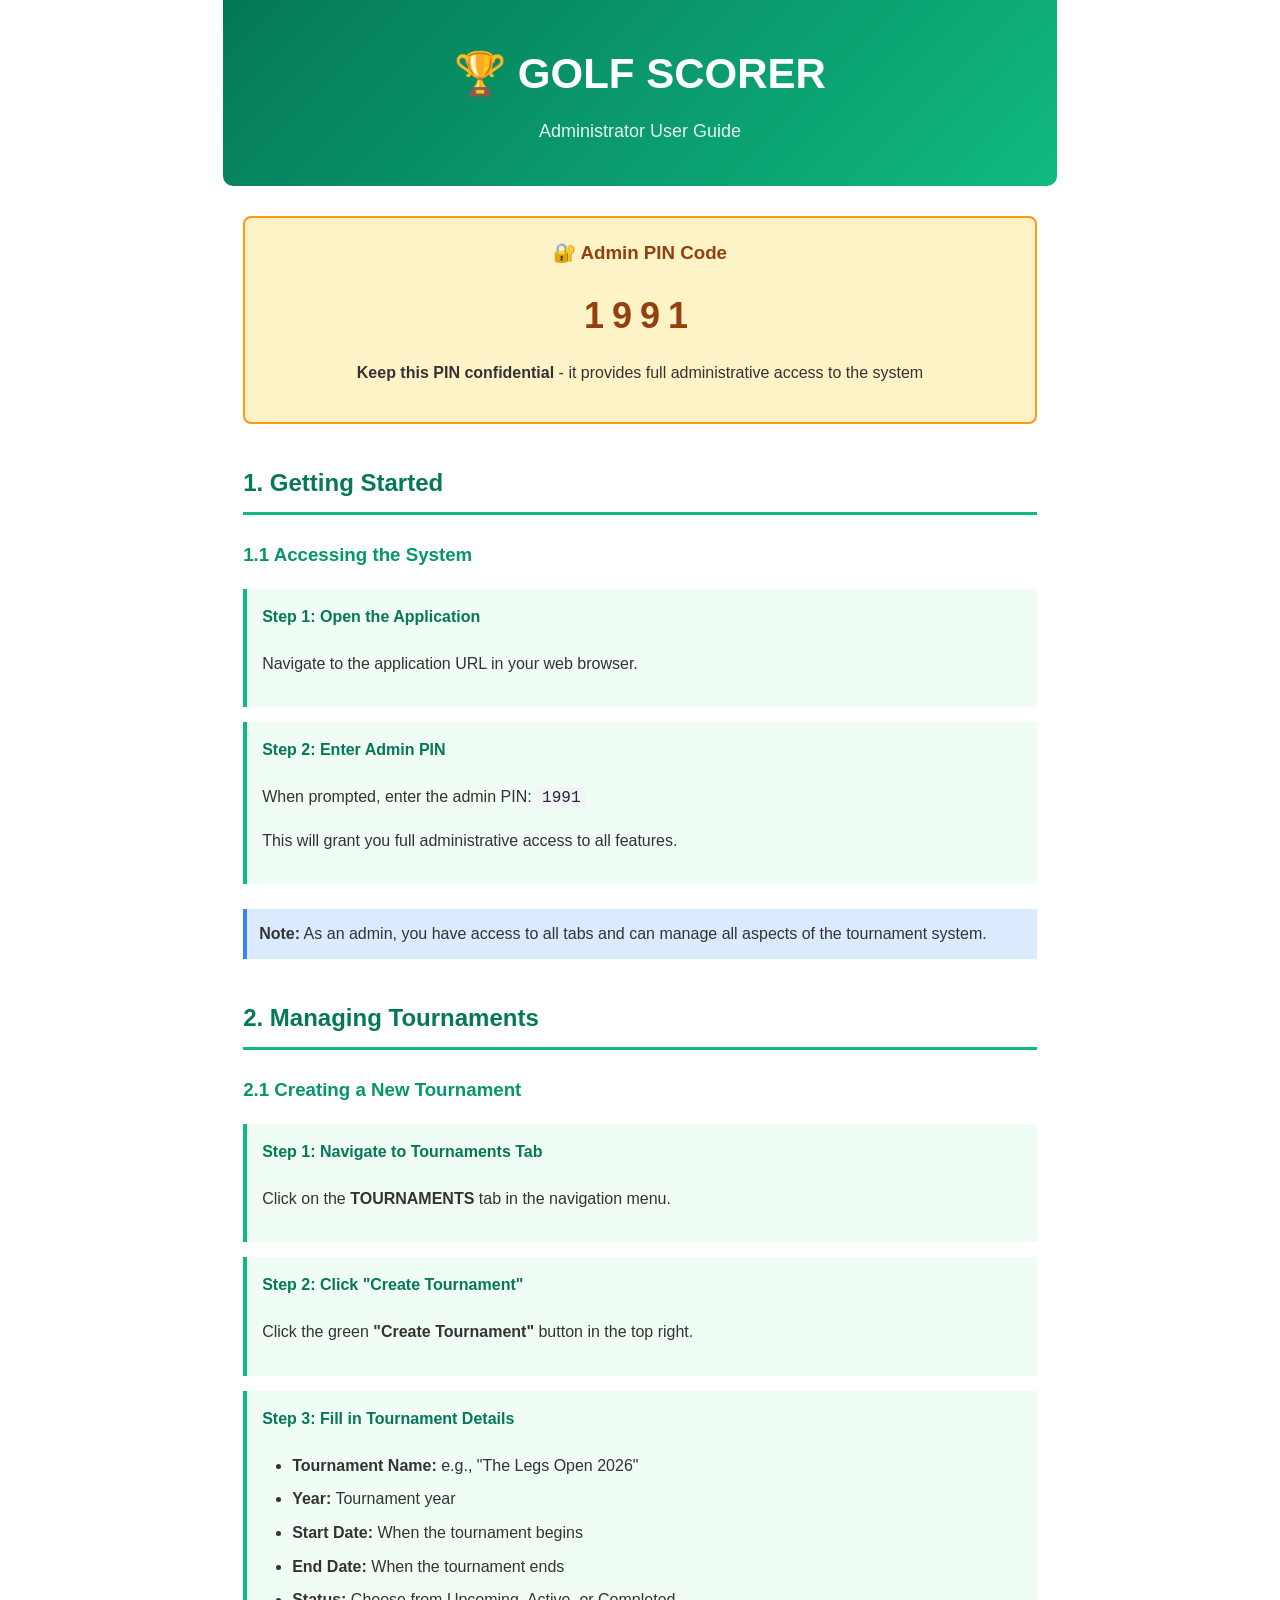
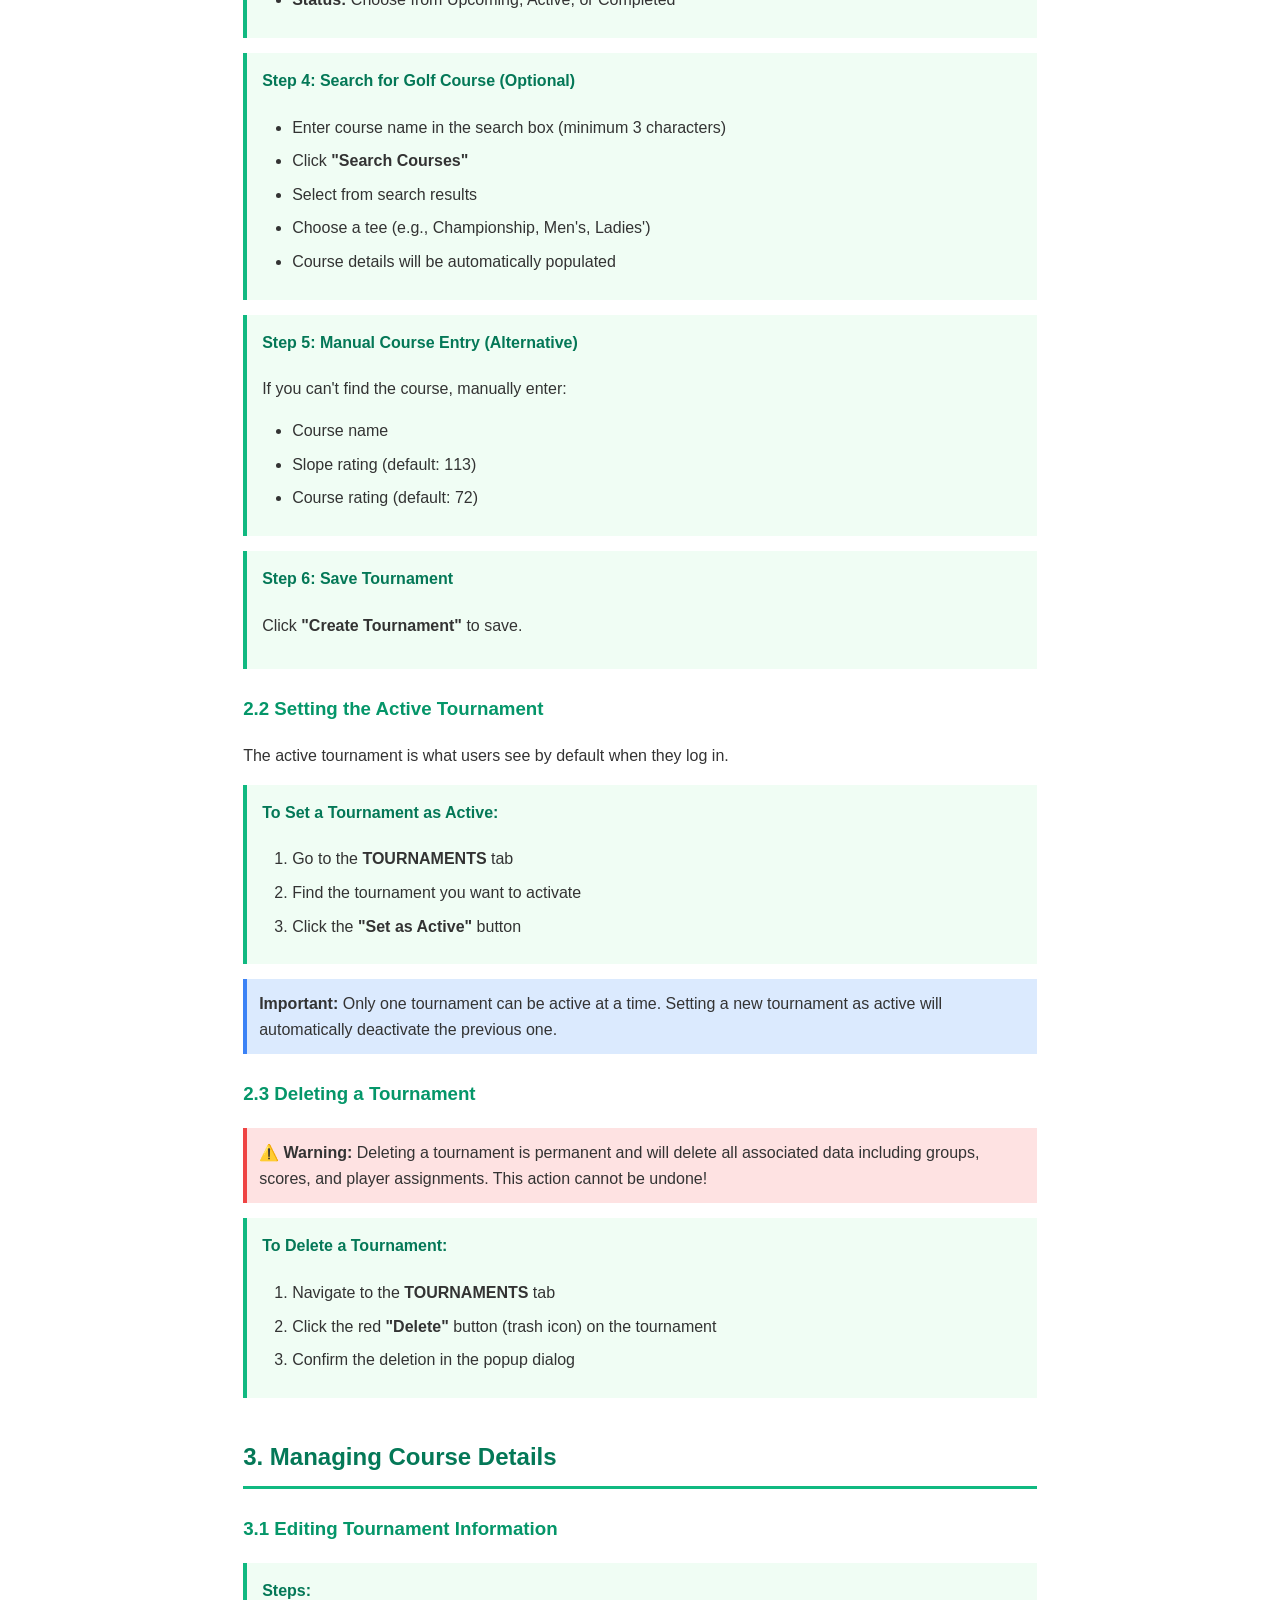
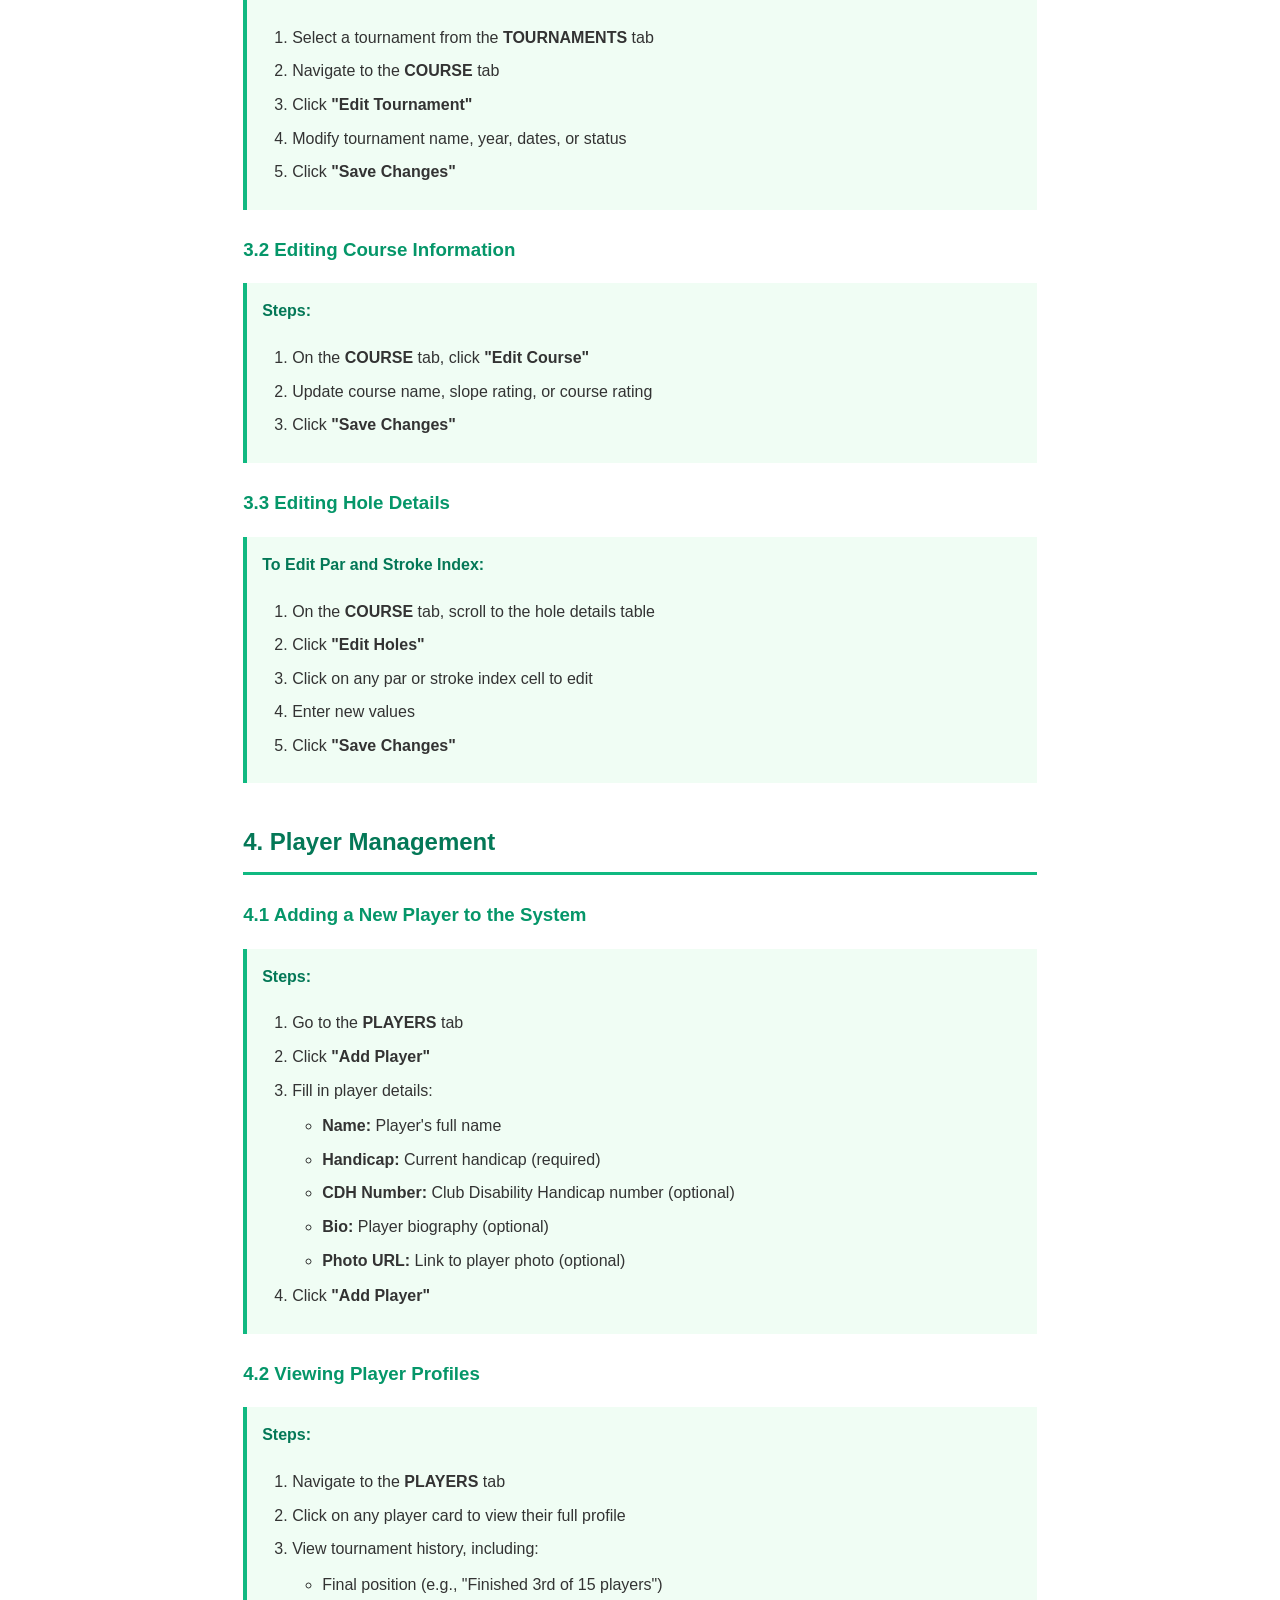
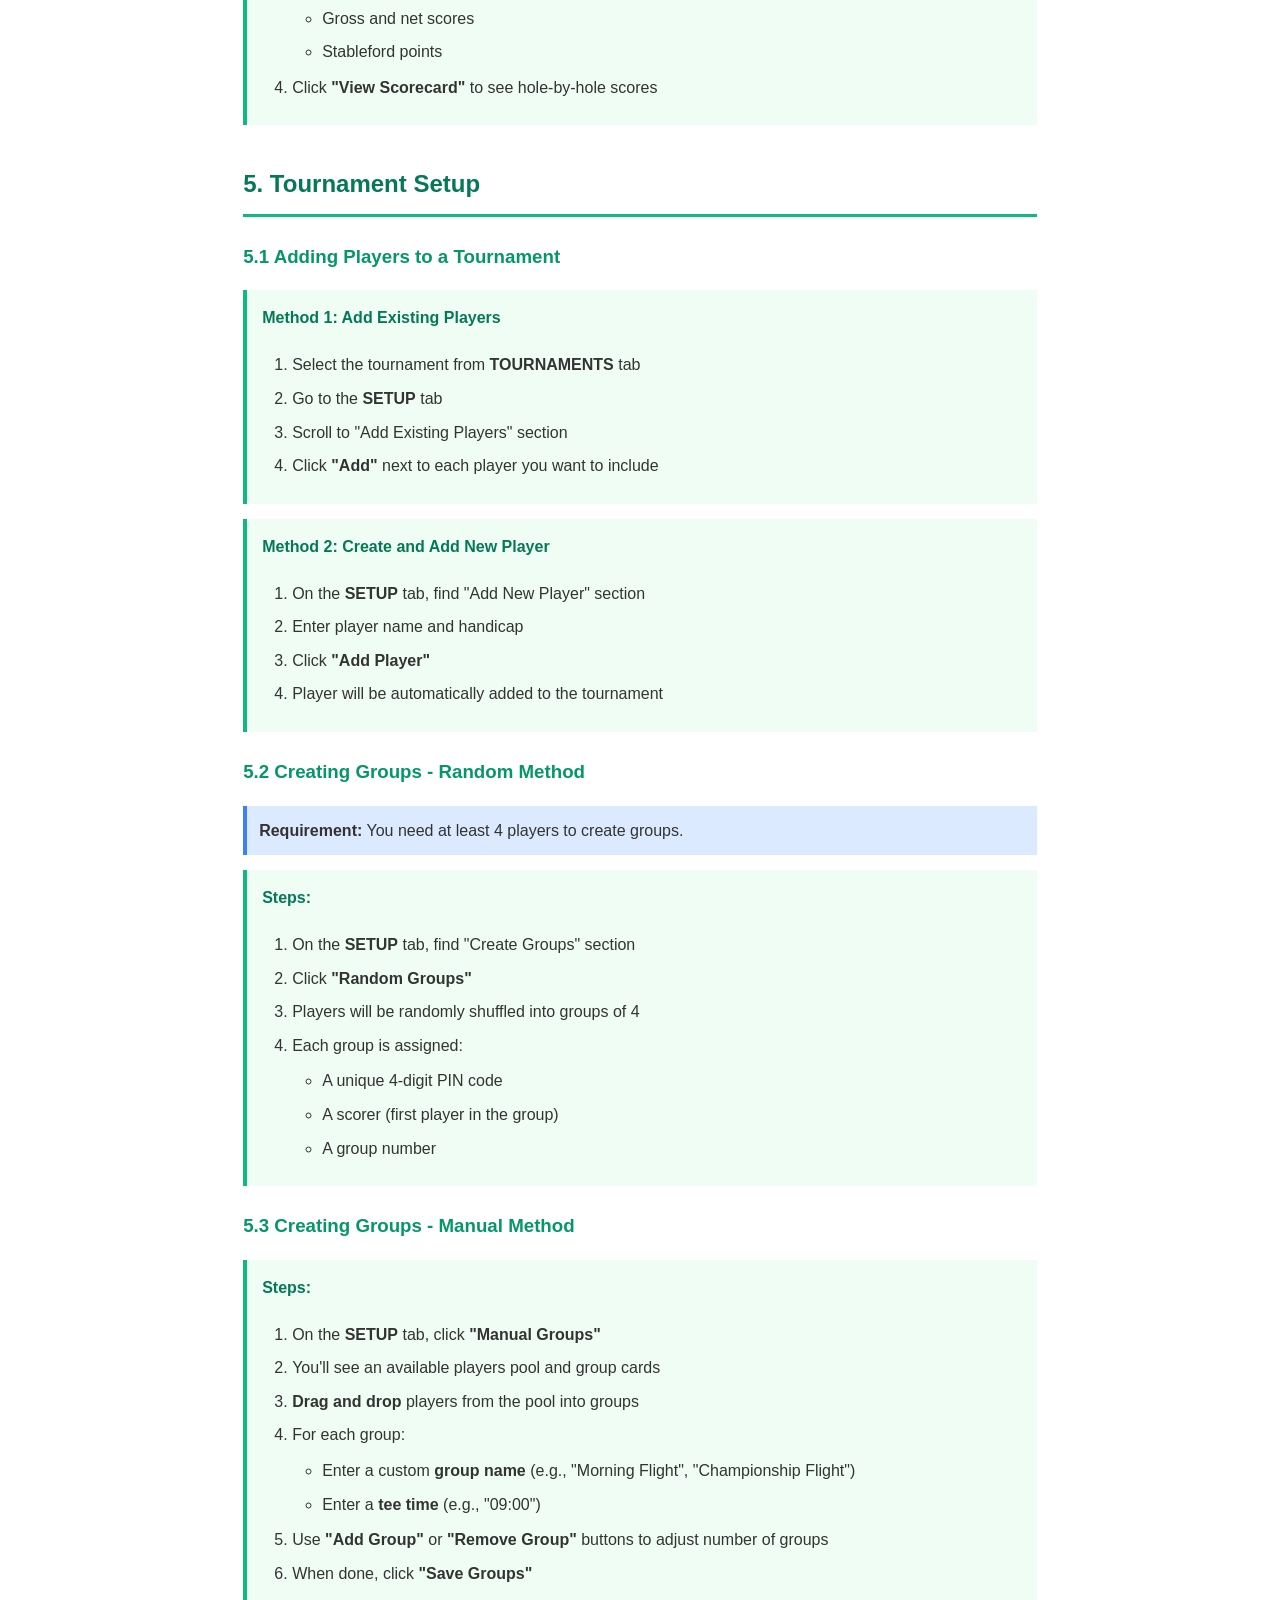
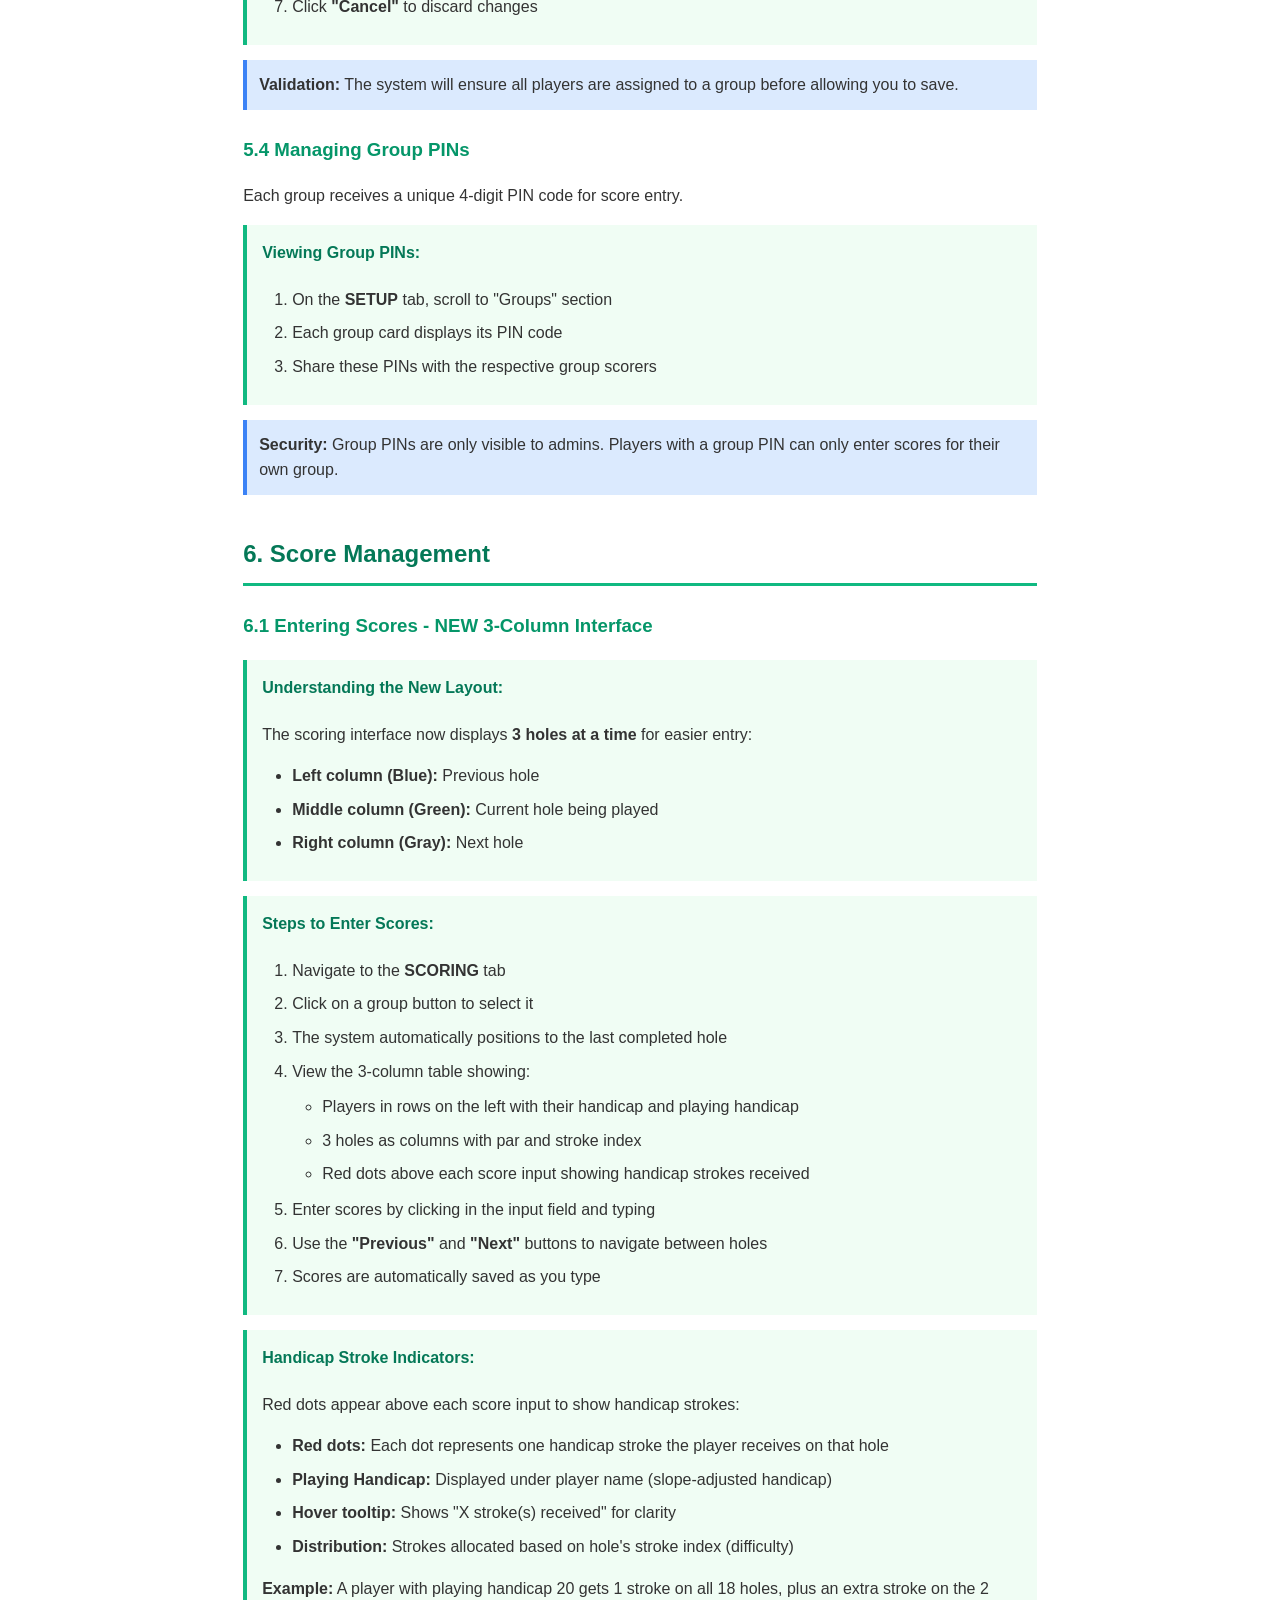
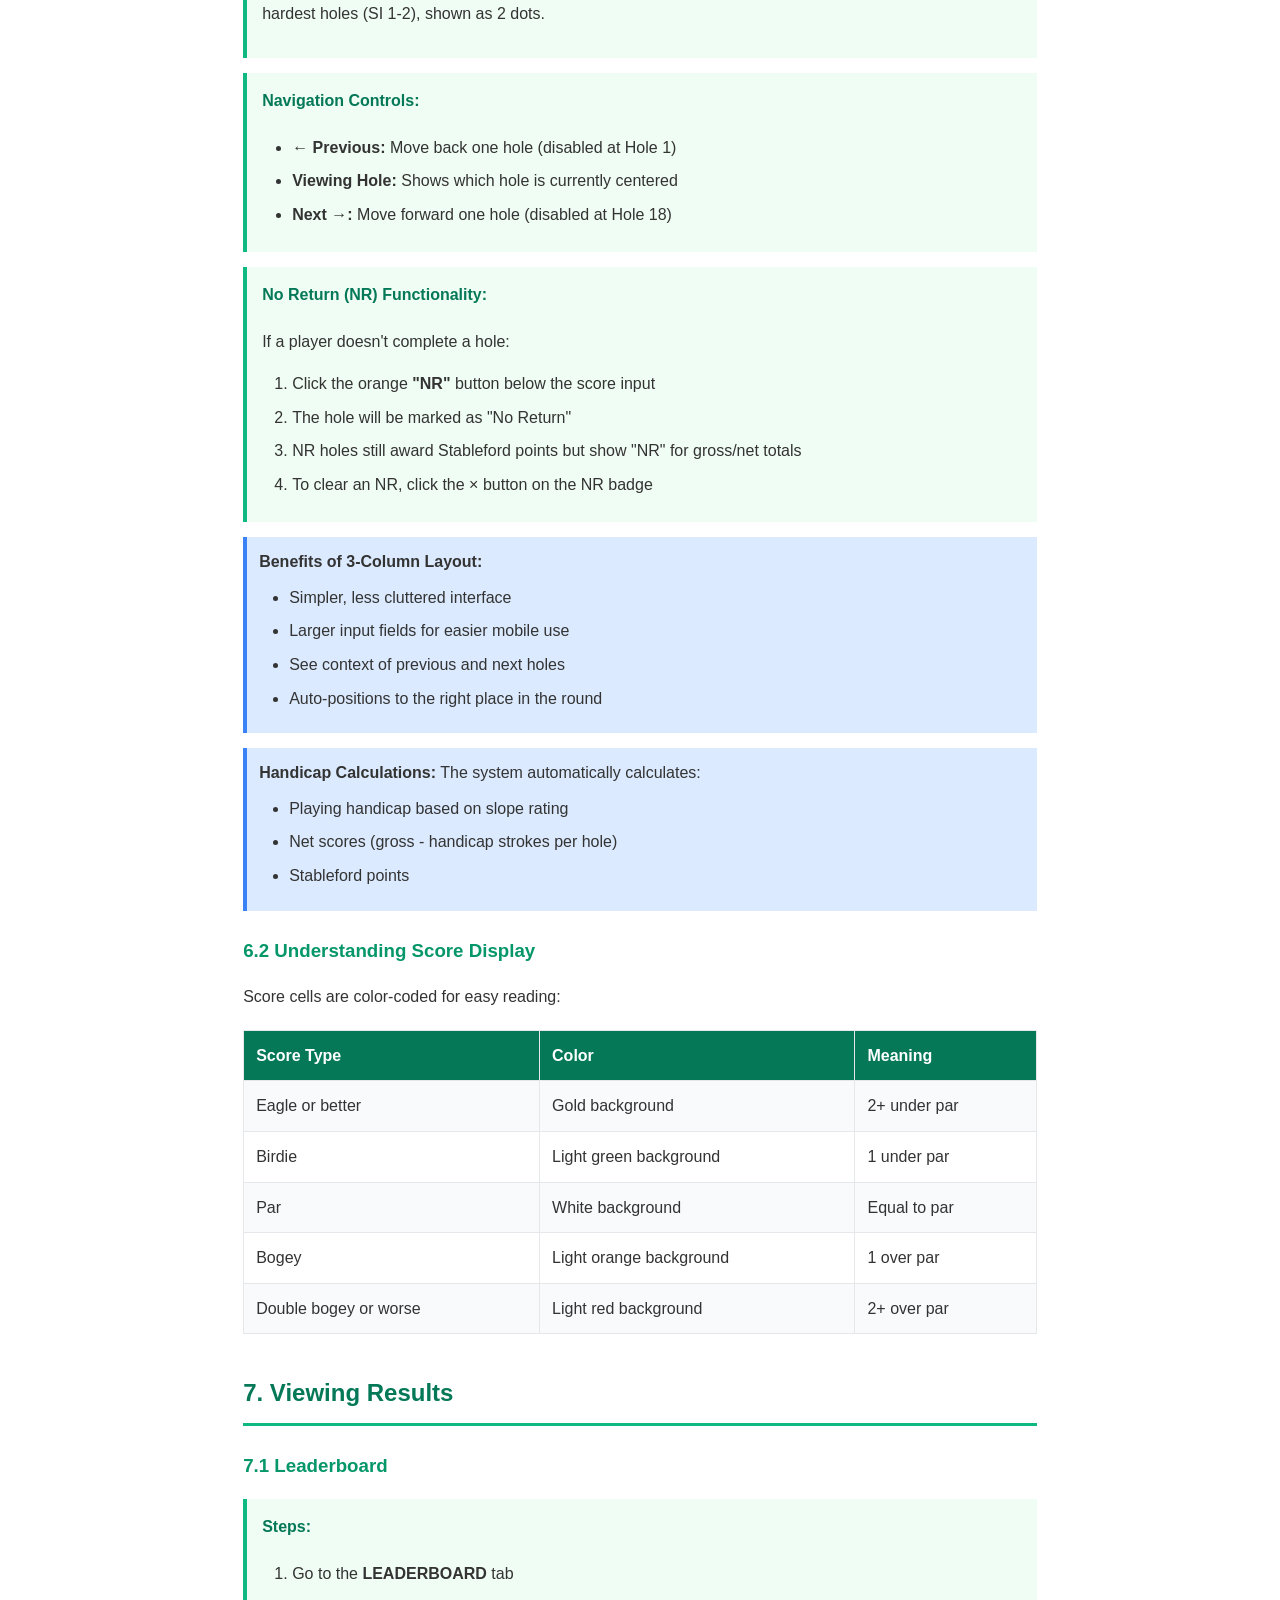
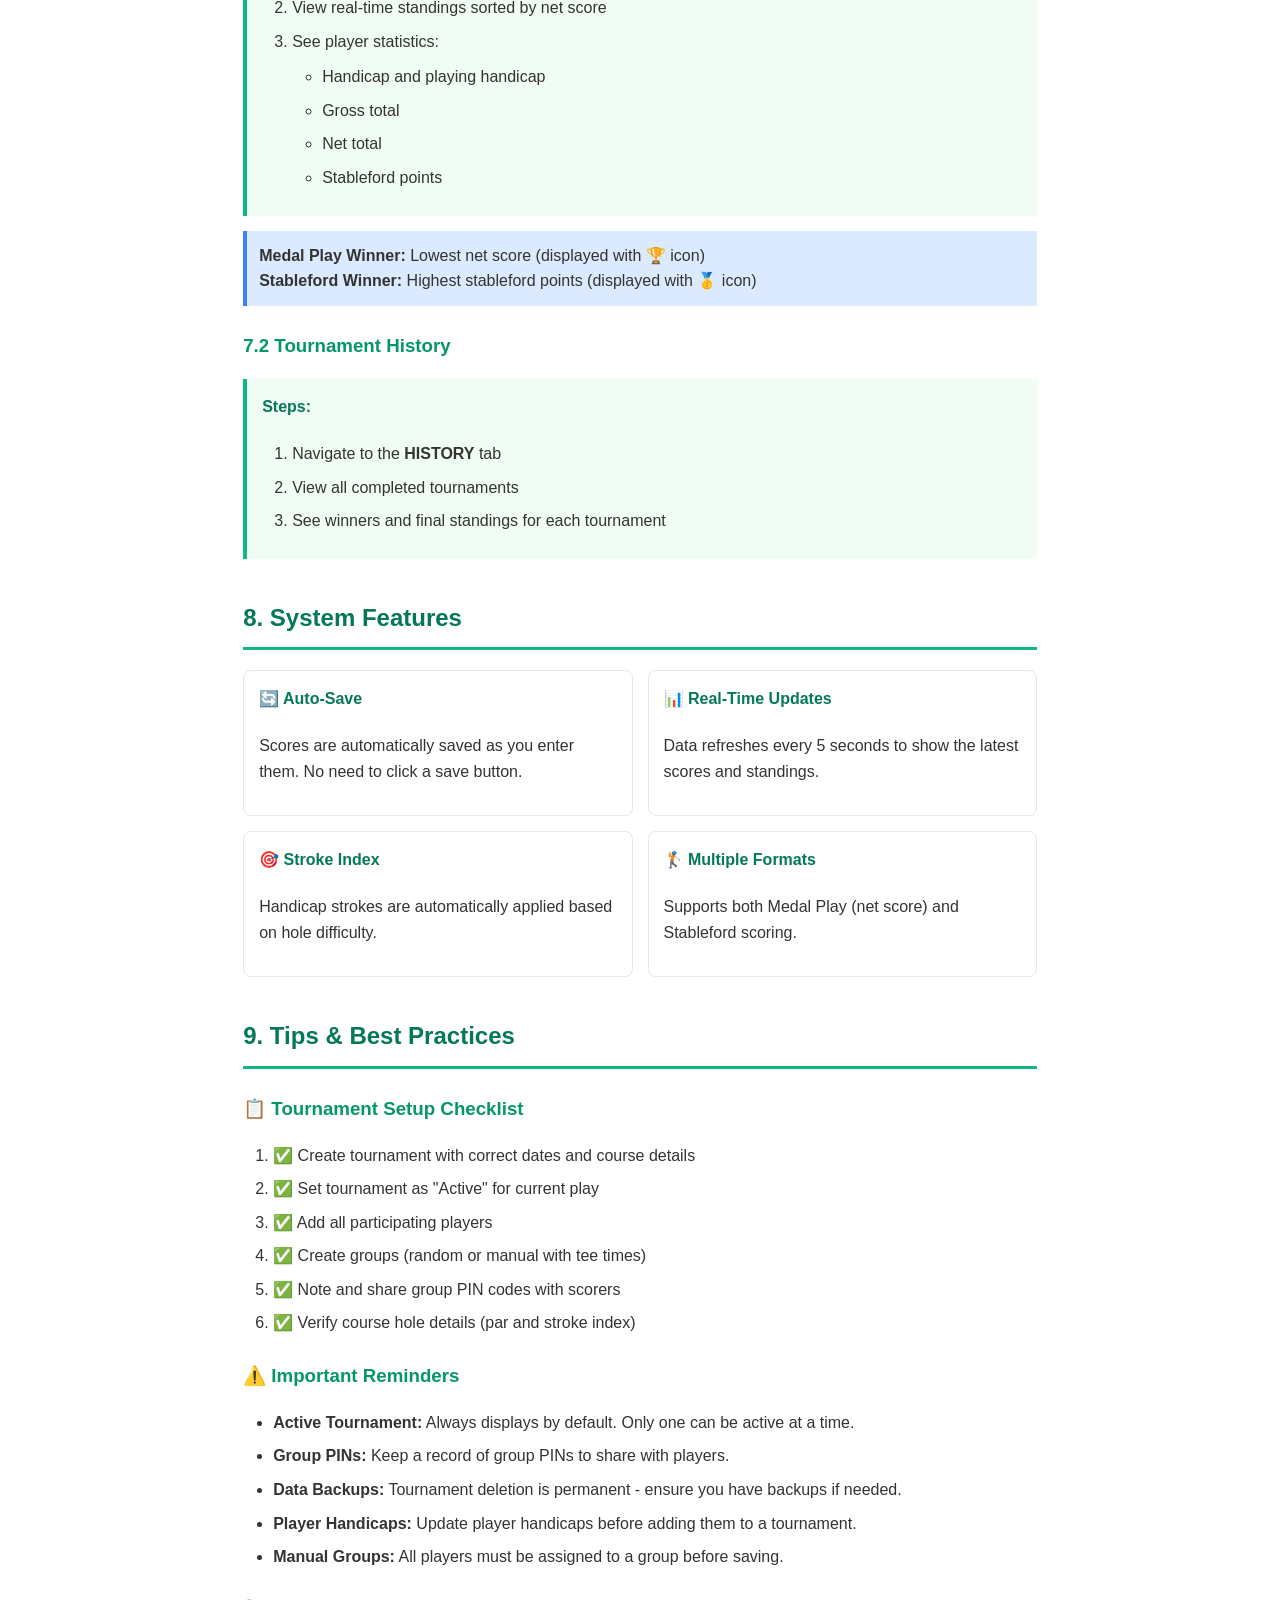
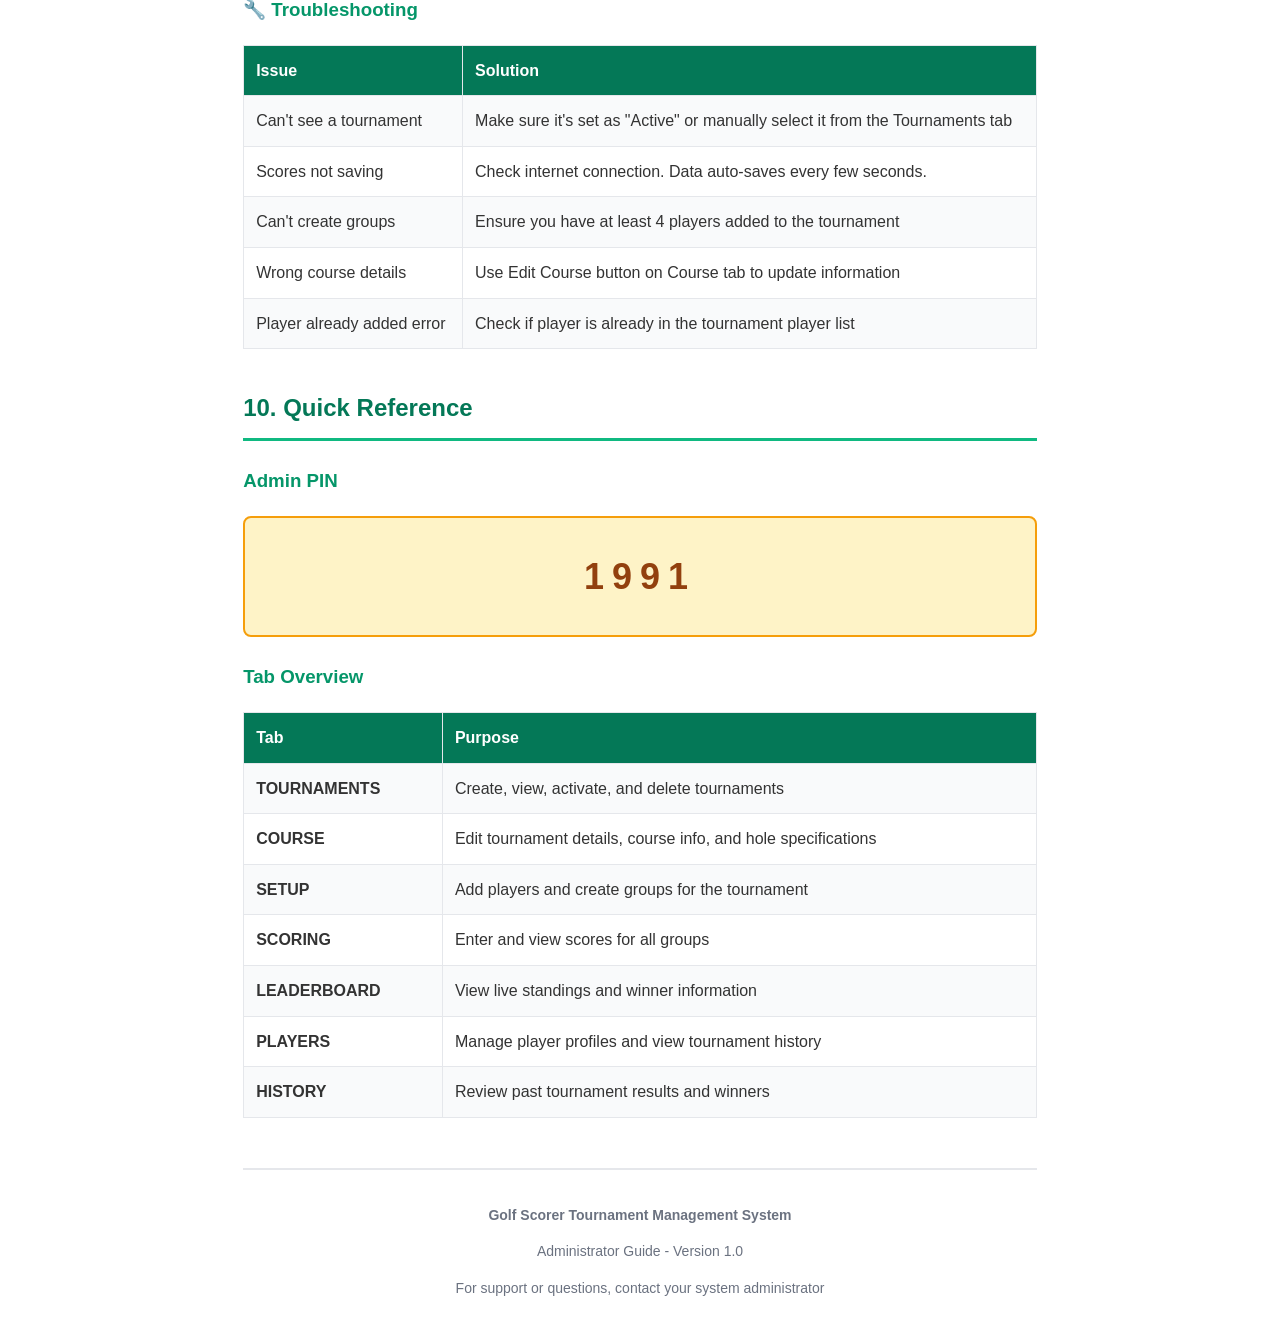
<file: admin-guide.html>
<!DOCTYPE html>
<html lang="en">
<head>
    <meta charset="UTF-8">
    <meta name="viewport" content="width=device-width, initial-scale=1.0">
    <title>Golf Scorer - Admin User Guide</title>
    <style>
        @page {
            margin: 2cm;
        }

        body {
            font-family: 'Segoe UI', Tahoma, Geneva, Verdana, sans-serif;
            line-height: 1.6;
            color: #333;
            max-width: 210mm;
            margin: 0 auto;
            padding: 20px;
        }

        .header {
            text-align: center;
            background: linear-gradient(135deg, #047857 0%, #10b981 100%);
            color: white;
            padding: 40px 20px;
            margin: -20px -20px 30px -20px;
            border-radius: 0 0 10px 10px;
        }

        .header h1 {
            margin: 0;
            font-size: 42px;
            font-weight: bold;
        }

        .header p {
            margin: 10px 0 0 0;
            font-size: 18px;
            opacity: 0.9;
        }

        .pin-box {
            background: #fef3c7;
            border: 2px solid #f59e0b;
            border-radius: 8px;
            padding: 20px;
            margin: 20px 0;
            text-align: center;
        }

        .pin-box h3 {
            color: #92400e;
            margin-top: 0;
        }

        .pin-code {
            font-size: 36px;
            font-weight: bold;
            color: #92400e;
            letter-spacing: 8px;
            margin: 10px 0;
        }

        h2 {
            color: #047857;
            border-bottom: 3px solid #10b981;
            padding-bottom: 10px;
            margin-top: 40px;
            page-break-after: avoid;
        }

        h3 {
            color: #059669;
            margin-top: 25px;
            page-break-after: avoid;
        }

        .section {
            margin: 25px 0;
            page-break-inside: avoid;
        }

        .step {
            background: #f0fdf4;
            border-left: 4px solid #10b981;
            padding: 15px;
            margin: 15px 0;
            page-break-inside: avoid;
        }

        .step h4 {
            color: #047857;
            margin-top: 0;
        }

        .note {
            background: #dbeafe;
            border-left: 4px solid #3b82f6;
            padding: 12px;
            margin: 15px 0;
            page-break-inside: avoid;
        }

        .warning {
            background: #fee2e2;
            border-left: 4px solid #ef4444;
            padding: 12px;
            margin: 15px 0;
            page-break-inside: avoid;
        }

        ul, ol {
            margin: 10px 0;
            padding-left: 30px;
        }

        li {
            margin: 8px 0;
        }

        code {
            background: #f3f4f6;
            padding: 2px 6px;
            border-radius: 3px;
            font-family: 'Courier New', monospace;
            color: #1f2937;
        }

        .feature-grid {
            display: grid;
            grid-template-columns: 1fr 1fr;
            gap: 15px;
            margin: 20px 0;
        }

        .feature-card {
            background: white;
            border: 1px solid #e5e7eb;
            border-radius: 8px;
            padding: 15px;
            page-break-inside: avoid;
        }

        .feature-card h4 {
            color: #047857;
            margin-top: 0;
        }

        table {
            width: 100%;
            border-collapse: collapse;
            margin: 20px 0;
            page-break-inside: avoid;
        }

        th, td {
            border: 1px solid #e5e7eb;
            padding: 12px;
            text-align: left;
        }

        th {
            background: #047857;
            color: white;
            font-weight: bold;
        }

        tr:nth-child(even) {
            background: #f9fafb;
        }

        .footer {
            margin-top: 50px;
            padding-top: 20px;
            border-top: 2px solid #e5e7eb;
            text-align: center;
            color: #6b7280;
            font-size: 14px;
        }
    </style>
</head>
<body>
    <div class="header">
        <h1>🏆 GOLF SCORER</h1>
        <p>Administrator User Guide</p>
    </div>

    <div class="pin-box">
        <h3>🔐 Admin PIN Code</h3>
        <div class="pin-code">1991</div>
        <p><strong>Keep this PIN confidential</strong> - it provides full administrative access to the system</p>
    </div>

    <h2>1. Getting Started</h2>

    <div class="section">
        <h3>1.1 Accessing the System</h3>
        <div class="step">
            <h4>Step 1: Open the Application</h4>
            <p>Navigate to the application URL in your web browser.</p>
        </div>

        <div class="step">
            <h4>Step 2: Enter Admin PIN</h4>
            <p>When prompted, enter the admin PIN: <code>1991</code></p>
            <p>This will grant you full administrative access to all features.</p>
        </div>
    </div>

    <div class="note">
        <strong>Note:</strong> As an admin, you have access to all tabs and can manage all aspects of the tournament system.
    </div>

    <h2>2. Managing Tournaments</h2>

    <div class="section">
        <h3>2.1 Creating a New Tournament</h3>
        <div class="step">
            <h4>Step 1: Navigate to Tournaments Tab</h4>
            <p>Click on the <strong>TOURNAMENTS</strong> tab in the navigation menu.</p>
        </div>

        <div class="step">
            <h4>Step 2: Click "Create Tournament"</h4>
            <p>Click the green <strong>"Create Tournament"</strong> button in the top right.</p>
        </div>

        <div class="step">
            <h4>Step 3: Fill in Tournament Details</h4>
            <ul>
                <li><strong>Tournament Name:</strong> e.g., "The Legs Open 2026"</li>
                <li><strong>Year:</strong> Tournament year</li>
                <li><strong>Start Date:</strong> When the tournament begins</li>
                <li><strong>End Date:</strong> When the tournament ends</li>
                <li><strong>Status:</strong> Choose from Upcoming, Active, or Completed</li>
            </ul>
        </div>

        <div class="step">
            <h4>Step 4: Search for Golf Course (Optional)</h4>
            <ul>
                <li>Enter course name in the search box (minimum 3 characters)</li>
                <li>Click <strong>"Search Courses"</strong></li>
                <li>Select from search results</li>
                <li>Choose a tee (e.g., Championship, Men's, Ladies')</li>
                <li>Course details will be automatically populated</li>
            </ul>
        </div>

        <div class="step">
            <h4>Step 5: Manual Course Entry (Alternative)</h4>
            <p>If you can't find the course, manually enter:</p>
            <ul>
                <li>Course name</li>
                <li>Slope rating (default: 113)</li>
                <li>Course rating (default: 72)</li>
            </ul>
        </div>

        <div class="step">
            <h4>Step 6: Save Tournament</h4>
            <p>Click <strong>"Create Tournament"</strong> to save.</p>
        </div>
    </div>

    <div class="section">
        <h3>2.2 Setting the Active Tournament</h3>
        <p>The active tournament is what users see by default when they log in.</p>
        <div class="step">
            <h4>To Set a Tournament as Active:</h4>
            <ol>
                <li>Go to the <strong>TOURNAMENTS</strong> tab</li>
                <li>Find the tournament you want to activate</li>
                <li>Click the <strong>"Set as Active"</strong> button</li>
            </ol>
        </div>

        <div class="note">
            <strong>Important:</strong> Only one tournament can be active at a time. Setting a new tournament as active will automatically deactivate the previous one.
        </div>
    </div>

    <div class="section">
        <h3>2.3 Deleting a Tournament</h3>
        <div class="warning">
            <strong>⚠️ Warning:</strong> Deleting a tournament is permanent and will delete all associated data including groups, scores, and player assignments. This action cannot be undone!
        </div>

        <div class="step">
            <h4>To Delete a Tournament:</h4>
            <ol>
                <li>Navigate to the <strong>TOURNAMENTS</strong> tab</li>
                <li>Click the red <strong>"Delete"</strong> button (trash icon) on the tournament</li>
                <li>Confirm the deletion in the popup dialog</li>
            </ol>
        </div>
    </div>

    <h2>3. Managing Course Details</h2>

    <div class="section">
        <h3>3.1 Editing Tournament Information</h3>
        <div class="step">
            <h4>Steps:</h4>
            <ol>
                <li>Select a tournament from the <strong>TOURNAMENTS</strong> tab</li>
                <li>Navigate to the <strong>COURSE</strong> tab</li>
                <li>Click <strong>"Edit Tournament"</strong></li>
                <li>Modify tournament name, year, dates, or status</li>
                <li>Click <strong>"Save Changes"</strong></li>
            </ol>
        </div>
    </div>

    <div class="section">
        <h3>3.2 Editing Course Information</h3>
        <div class="step">
            <h4>Steps:</h4>
            <ol>
                <li>On the <strong>COURSE</strong> tab, click <strong>"Edit Course"</strong></li>
                <li>Update course name, slope rating, or course rating</li>
                <li>Click <strong>"Save Changes"</strong></li>
            </ol>
        </div>
    </div>

    <div class="section">
        <h3>3.3 Editing Hole Details</h3>
        <div class="step">
            <h4>To Edit Par and Stroke Index:</h4>
            <ol>
                <li>On the <strong>COURSE</strong> tab, scroll to the hole details table</li>
                <li>Click <strong>"Edit Holes"</strong></li>
                <li>Click on any par or stroke index cell to edit</li>
                <li>Enter new values</li>
                <li>Click <strong>"Save Changes"</strong></li>
            </ol>
        </div>
    </div>

    <h2>4. Player Management</h2>

    <div class="section">
        <h3>4.1 Adding a New Player to the System</h3>
        <div class="step">
            <h4>Steps:</h4>
            <ol>
                <li>Go to the <strong>PLAYERS</strong> tab</li>
                <li>Click <strong>"Add Player"</strong></li>
                <li>Fill in player details:
                    <ul>
                        <li><strong>Name:</strong> Player's full name</li>
                        <li><strong>Handicap:</strong> Current handicap (required)</li>
                        <li><strong>CDH Number:</strong> Club Disability Handicap number (optional)</li>
                        <li><strong>Bio:</strong> Player biography (optional)</li>
                        <li><strong>Photo URL:</strong> Link to player photo (optional)</li>
                    </ul>
                </li>
                <li>Click <strong>"Add Player"</strong></li>
            </ol>
        </div>
    </div>

    <div class="section">
        <h3>4.2 Viewing Player Profiles</h3>
        <div class="step">
            <h4>Steps:</h4>
            <ol>
                <li>Navigate to the <strong>PLAYERS</strong> tab</li>
                <li>Click on any player card to view their full profile</li>
                <li>View tournament history, including:
                    <ul>
                        <li>Final position (e.g., "Finished 3rd of 15 players")</li>
                        <li>Gross and net scores</li>
                        <li>Stableford points</li>
                    </ul>
                </li>
                <li>Click <strong>"View Scorecard"</strong> to see hole-by-hole scores</li>
            </ol>
        </div>
    </div>

    <h2>5. Tournament Setup</h2>

    <div class="section">
        <h3>5.1 Adding Players to a Tournament</h3>

        <div class="step">
            <h4>Method 1: Add Existing Players</h4>
            <ol>
                <li>Select the tournament from <strong>TOURNAMENTS</strong> tab</li>
                <li>Go to the <strong>SETUP</strong> tab</li>
                <li>Scroll to "Add Existing Players" section</li>
                <li>Click <strong>"Add"</strong> next to each player you want to include</li>
            </ol>
        </div>

        <div class="step">
            <h4>Method 2: Create and Add New Player</h4>
            <ol>
                <li>On the <strong>SETUP</strong> tab, find "Add New Player" section</li>
                <li>Enter player name and handicap</li>
                <li>Click <strong>"Add Player"</strong></li>
                <li>Player will be automatically added to the tournament</li>
            </ol>
        </div>
    </div>

    <div class="section">
        <h3>5.2 Creating Groups - Random Method</h3>
        <div class="note">
            <strong>Requirement:</strong> You need at least 4 players to create groups.
        </div>

        <div class="step">
            <h4>Steps:</h4>
            <ol>
                <li>On the <strong>SETUP</strong> tab, find "Create Groups" section</li>
                <li>Click <strong>"Random Groups"</strong></li>
                <li>Players will be randomly shuffled into groups of 4</li>
                <li>Each group is assigned:
                    <ul>
                        <li>A unique 4-digit PIN code</li>
                        <li>A scorer (first player in the group)</li>
                        <li>A group number</li>
                    </ul>
                </li>
            </ol>
        </div>
    </div>

    <div class="section">
        <h3>5.3 Creating Groups - Manual Method</h3>
        <div class="step">
            <h4>Steps:</h4>
            <ol>
                <li>On the <strong>SETUP</strong> tab, click <strong>"Manual Groups"</strong></li>
                <li>You'll see an available players pool and group cards</li>
                <li><strong>Drag and drop</strong> players from the pool into groups</li>
                <li>For each group:
                    <ul>
                        <li>Enter a custom <strong>group name</strong> (e.g., "Morning Flight", "Championship Flight")</li>
                        <li>Enter a <strong>tee time</strong> (e.g., "09:00")</li>
                    </ul>
                </li>
                <li>Use <strong>"Add Group"</strong> or <strong>"Remove Group"</strong> buttons to adjust number of groups</li>
                <li>When done, click <strong>"Save Groups"</strong></li>
                <li>Click <strong>"Cancel"</strong> to discard changes</li>
            </ol>
        </div>

        <div class="note">
            <strong>Validation:</strong> The system will ensure all players are assigned to a group before allowing you to save.
        </div>
    </div>

    <div class="section">
        <h3>5.4 Managing Group PINs</h3>
        <p>Each group receives a unique 4-digit PIN code for score entry.</p>

        <div class="step">
            <h4>Viewing Group PINs:</h4>
            <ol>
                <li>On the <strong>SETUP</strong> tab, scroll to "Groups" section</li>
                <li>Each group card displays its PIN code</li>
                <li>Share these PINs with the respective group scorers</li>
            </ol>
        </div>

        <div class="note">
            <strong>Security:</strong> Group PINs are only visible to admins. Players with a group PIN can only enter scores for their own group.
        </div>
    </div>

    <h2>6. Score Management</h2>

    <div class="section">
        <h3>6.1 Entering Scores - NEW 3-Column Interface</h3>
        <div class="step">
            <h4>Understanding the New Layout:</h4>
            <p>The scoring interface now displays <strong>3 holes at a time</strong> for easier entry:</p>
            <ul>
                <li><strong>Left column (Blue):</strong> Previous hole</li>
                <li><strong>Middle column (Green):</strong> Current hole being played</li>
                <li><strong>Right column (Gray):</strong> Next hole</li>
            </ul>
        </div>

        <div class="step">
            <h4>Steps to Enter Scores:</h4>
            <ol>
                <li>Navigate to the <strong>SCORING</strong> tab</li>
                <li>Click on a group button to select it</li>
                <li>The system automatically positions to the last completed hole</li>
                <li>View the 3-column table showing:
                    <ul>
                        <li>Players in rows on the left with their handicap and playing handicap</li>
                        <li>3 holes as columns with par and stroke index</li>
                        <li>Red dots above each score input showing handicap strokes received</li>
                    </ul>
                </li>
                <li>Enter scores by clicking in the input field and typing</li>
                <li>Use the <strong>"Previous"</strong> and <strong>"Next"</strong> buttons to navigate between holes</li>
                <li>Scores are automatically saved as you type</li>
            </ol>
        </div>

        <div class="step">
            <h4>Handicap Stroke Indicators:</h4>
            <p>Red dots appear above each score input to show handicap strokes:</p>
            <ul>
                <li><strong>Red dots:</strong> Each dot represents one handicap stroke the player receives on that hole</li>
                <li><strong>Playing Handicap:</strong> Displayed under player name (slope-adjusted handicap)</li>
                <li><strong>Hover tooltip:</strong> Shows "X stroke(s) received" for clarity</li>
                <li><strong>Distribution:</strong> Strokes allocated based on hole's stroke index (difficulty)</li>
            </ul>
            <p><strong>Example:</strong> A player with playing handicap 20 gets 1 stroke on all 18 holes, plus an extra stroke on the 2 hardest holes (SI 1-2), shown as 2 dots.</p>
        </div>

        <div class="step">
            <h4>Navigation Controls:</h4>
            <ul>
                <li><strong>← Previous:</strong> Move back one hole (disabled at Hole 1)</li>
                <li><strong>Viewing Hole:</strong> Shows which hole is currently centered</li>
                <li><strong>Next →:</strong> Move forward one hole (disabled at Hole 18)</li>
            </ul>
        </div>

        <div class="step">
            <h4>No Return (NR) Functionality:</h4>
            <p>If a player doesn't complete a hole:</p>
            <ol>
                <li>Click the orange <strong>"NR"</strong> button below the score input</li>
                <li>The hole will be marked as "No Return"</li>
                <li>NR holes still award Stableford points but show "NR" for gross/net totals</li>
                <li>To clear an NR, click the × button on the NR badge</li>
            </ol>
        </div>

        <div class="note">
            <strong>Benefits of 3-Column Layout:</strong>
            <ul>
                <li>Simpler, less cluttered interface</li>
                <li>Larger input fields for easier mobile use</li>
                <li>See context of previous and next holes</li>
                <li>Auto-positions to the right place in the round</li>
            </ul>
        </div>

        <div class="note">
            <strong>Handicap Calculations:</strong> The system automatically calculates:
            <ul>
                <li>Playing handicap based on slope rating</li>
                <li>Net scores (gross - handicap strokes per hole)</li>
                <li>Stableford points</li>
            </ul>
        </div>
    </div>

    <div class="section">
        <h3>6.2 Understanding Score Display</h3>
        <p>Score cells are color-coded for easy reading:</p>
        <table>
            <tr>
                <th>Score Type</th>
                <th>Color</th>
                <th>Meaning</th>
            </tr>
            <tr>
                <td>Eagle or better</td>
                <td>Gold background</td>
                <td>2+ under par</td>
            </tr>
            <tr>
                <td>Birdie</td>
                <td>Light green background</td>
                <td>1 under par</td>
            </tr>
            <tr>
                <td>Par</td>
                <td>White background</td>
                <td>Equal to par</td>
            </tr>
            <tr>
                <td>Bogey</td>
                <td>Light orange background</td>
                <td>1 over par</td>
            </tr>
            <tr>
                <td>Double bogey or worse</td>
                <td>Light red background</td>
                <td>2+ over par</td>
            </tr>
        </table>
    </div>

    <h2>7. Viewing Results</h2>

    <div class="section">
        <h3>7.1 Leaderboard</h3>
        <div class="step">
            <h4>Steps:</h4>
            <ol>
                <li>Go to the <strong>LEADERBOARD</strong> tab</li>
                <li>View real-time standings sorted by net score</li>
                <li>See player statistics:
                    <ul>
                        <li>Handicap and playing handicap</li>
                        <li>Gross total</li>
                        <li>Net total</li>
                        <li>Stableford points</li>
                    </ul>
                </li>
            </ol>
        </div>

        <div class="note">
            <strong>Medal Play Winner:</strong> Lowest net score (displayed with 🏆 icon)<br>
            <strong>Stableford Winner:</strong> Highest stableford points (displayed with 🥇 icon)
        </div>
    </div>

    <div class="section">
        <h3>7.2 Tournament History</h3>
        <div class="step">
            <h4>Steps:</h4>
            <ol>
                <li>Navigate to the <strong>HISTORY</strong> tab</li>
                <li>View all completed tournaments</li>
                <li>See winners and final standings for each tournament</li>
            </ol>
        </div>
    </div>

    <h2>8. System Features</h2>

    <div class="feature-grid">
        <div class="feature-card">
            <h4>🔄 Auto-Save</h4>
            <p>Scores are automatically saved as you enter them. No need to click a save button.</p>
        </div>

        <div class="feature-card">
            <h4>📊 Real-Time Updates</h4>
            <p>Data refreshes every 5 seconds to show the latest scores and standings.</p>
        </div>

        <div class="feature-card">
            <h4>🎯 Stroke Index</h4>
            <p>Handicap strokes are automatically applied based on hole difficulty.</p>
        </div>

        <div class="feature-card">
            <h4>🏌️ Multiple Formats</h4>
            <p>Supports both Medal Play (net score) and Stableford scoring.</p>
        </div>
    </div>

    <h2>9. Tips & Best Practices</h2>

    <div class="section">
        <h3>📋 Tournament Setup Checklist</h3>
        <ol>
            <li>✅ Create tournament with correct dates and course details</li>
            <li>✅ Set tournament as "Active" for current play</li>
            <li>✅ Add all participating players</li>
            <li>✅ Create groups (random or manual with tee times)</li>
            <li>✅ Note and share group PIN codes with scorers</li>
            <li>✅ Verify course hole details (par and stroke index)</li>
        </ol>
    </div>

    <div class="section">
        <h3>⚠️ Important Reminders</h3>
        <ul>
            <li><strong>Active Tournament:</strong> Always displays by default. Only one can be active at a time.</li>
            <li><strong>Group PINs:</strong> Keep a record of group PINs to share with players.</li>
            <li><strong>Data Backups:</strong> Tournament deletion is permanent - ensure you have backups if needed.</li>
            <li><strong>Player Handicaps:</strong> Update player handicaps before adding them to a tournament.</li>
            <li><strong>Manual Groups:</strong> All players must be assigned to a group before saving.</li>
        </ul>
    </div>

    <div class="section">
        <h3>🔧 Troubleshooting</h3>
        <table>
            <tr>
                <th>Issue</th>
                <th>Solution</th>
            </tr>
            <tr>
                <td>Can't see a tournament</td>
                <td>Make sure it's set as "Active" or manually select it from the Tournaments tab</td>
            </tr>
            <tr>
                <td>Scores not saving</td>
                <td>Check internet connection. Data auto-saves every few seconds.</td>
            </tr>
            <tr>
                <td>Can't create groups</td>
                <td>Ensure you have at least 4 players added to the tournament</td>
            </tr>
            <tr>
                <td>Wrong course details</td>
                <td>Use Edit Course button on Course tab to update information</td>
            </tr>
            <tr>
                <td>Player already added error</td>
                <td>Check if player is already in the tournament player list</td>
            </tr>
        </table>
    </div>

    <h2>10. Quick Reference</h2>

    <div class="section">
        <h3>Admin PIN</h3>
        <div class="pin-box">
            <div class="pin-code">1991</div>
        </div>
    </div>

    <div class="section">
        <h3>Tab Overview</h3>
        <table>
            <tr>
                <th>Tab</th>
                <th>Purpose</th>
            </tr>
            <tr>
                <td><strong>TOURNAMENTS</strong></td>
                <td>Create, view, activate, and delete tournaments</td>
            </tr>
            <tr>
                <td><strong>COURSE</strong></td>
                <td>Edit tournament details, course info, and hole specifications</td>
            </tr>
            <tr>
                <td><strong>SETUP</strong></td>
                <td>Add players and create groups for the tournament</td>
            </tr>
            <tr>
                <td><strong>SCORING</strong></td>
                <td>Enter and view scores for all groups</td>
            </tr>
            <tr>
                <td><strong>LEADERBOARD</strong></td>
                <td>View live standings and winner information</td>
            </tr>
            <tr>
                <td><strong>PLAYERS</strong></td>
                <td>Manage player profiles and view tournament history</td>
            </tr>
            <tr>
                <td><strong>HISTORY</strong></td>
                <td>Review past tournament results and winners</td>
            </tr>
        </table>
    </div>

    <div class="footer">
        <p><strong>Golf Scorer Tournament Management System</strong></p>
        <p>Administrator Guide - Version 1.0</p>
        <p>For support or questions, contact your system administrator</p>
    </div>
</body>
</html>
</file>
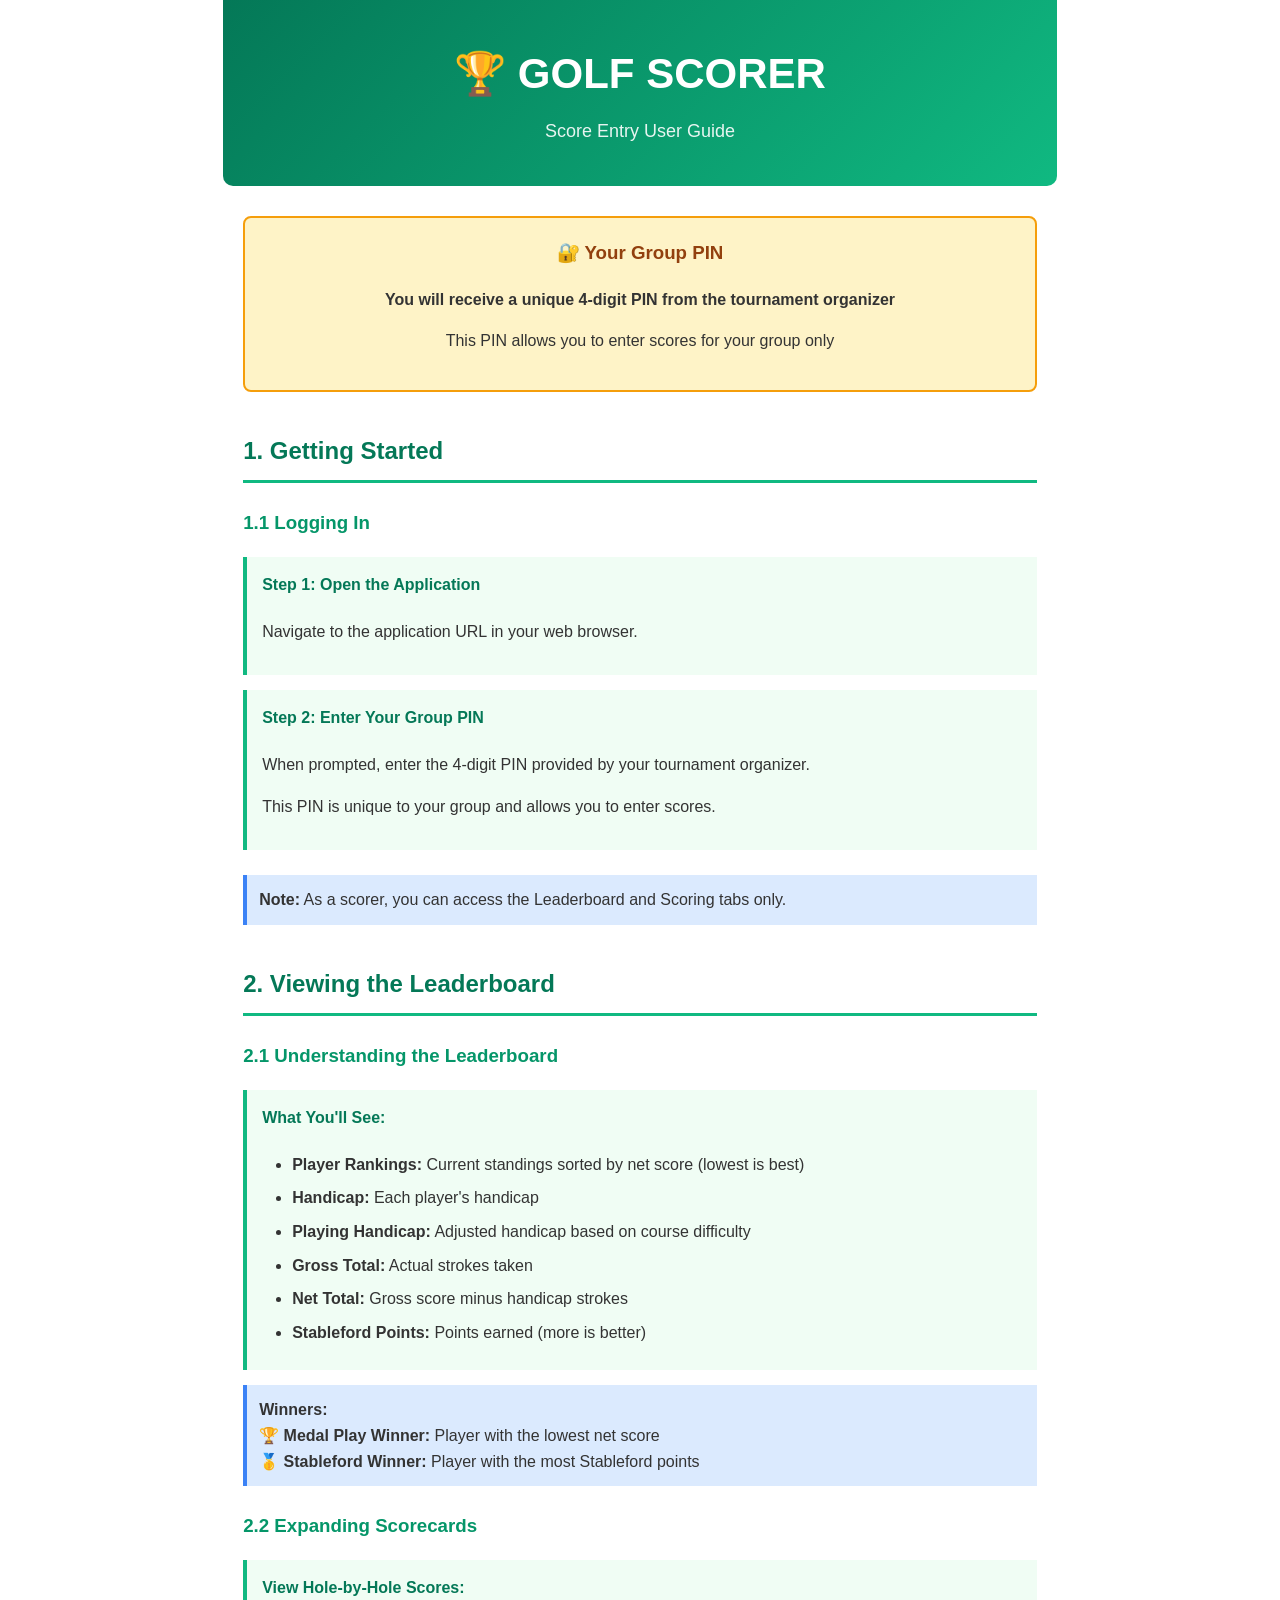
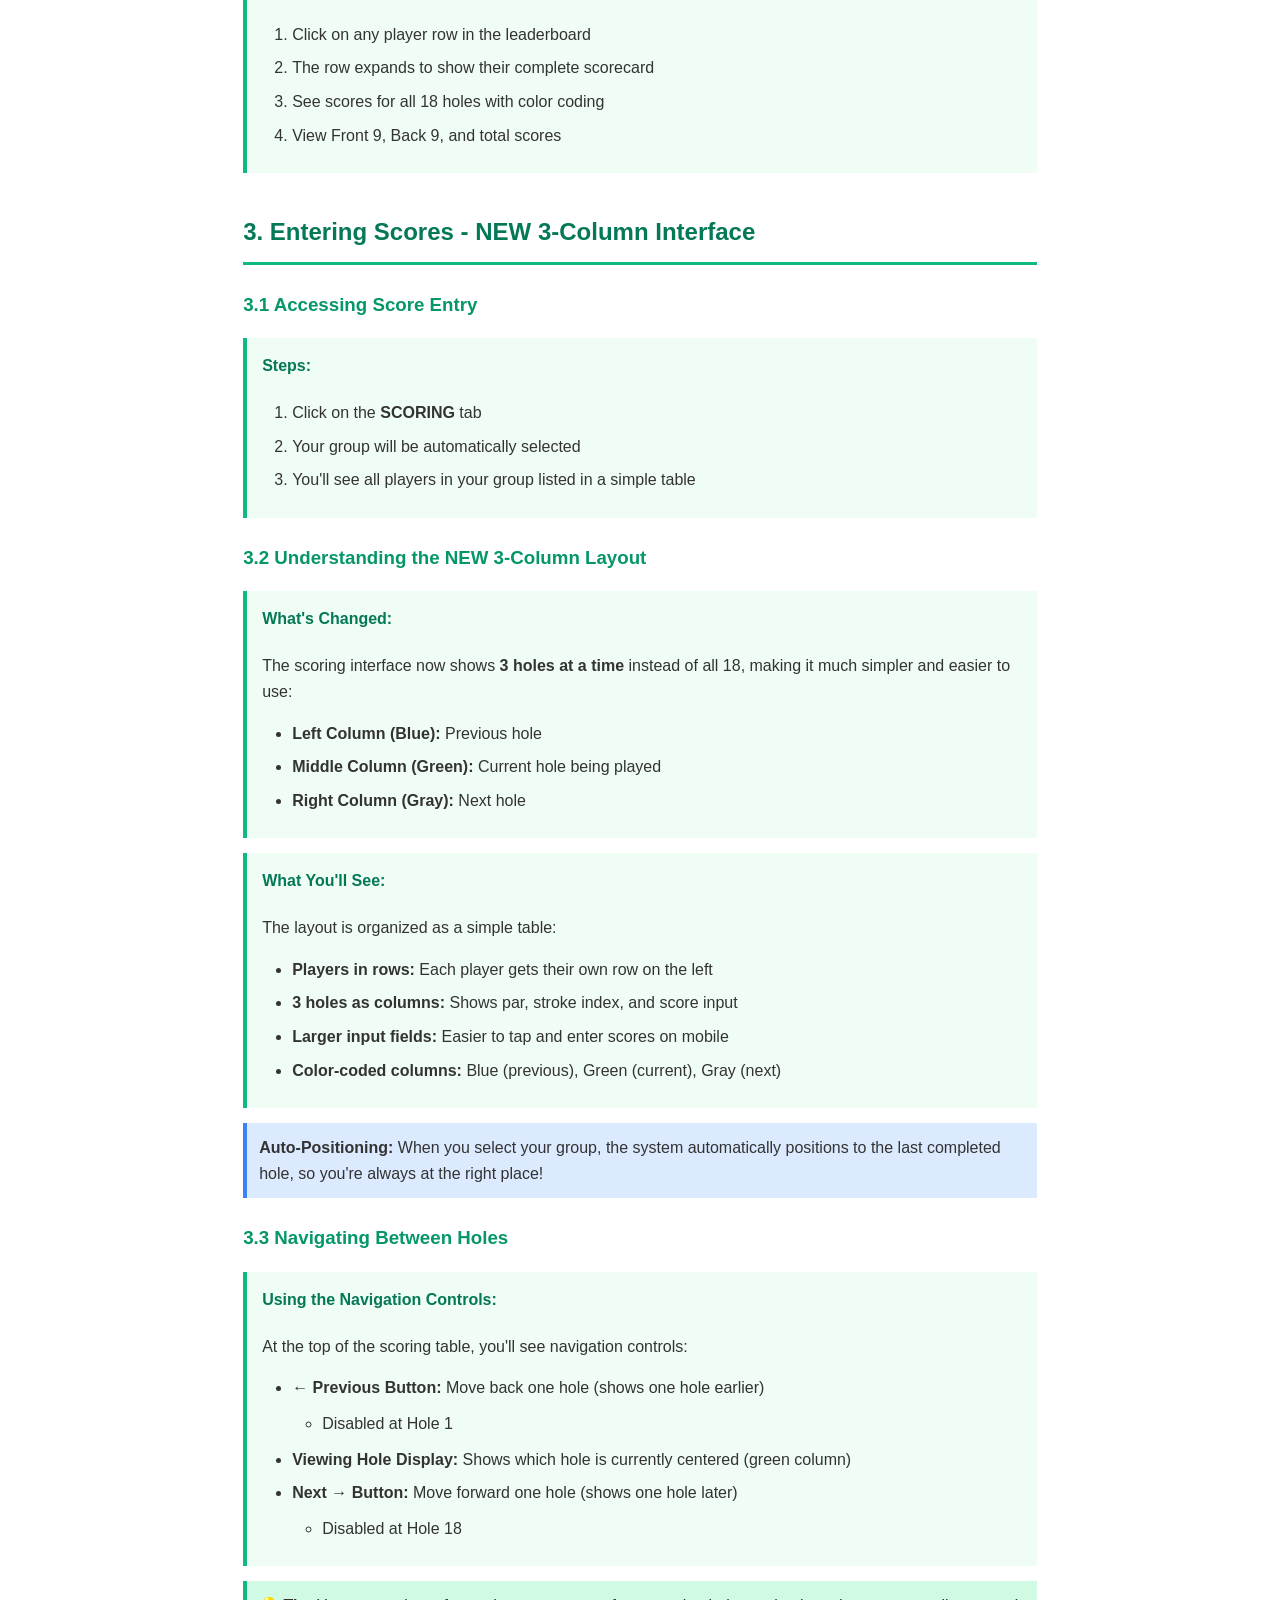
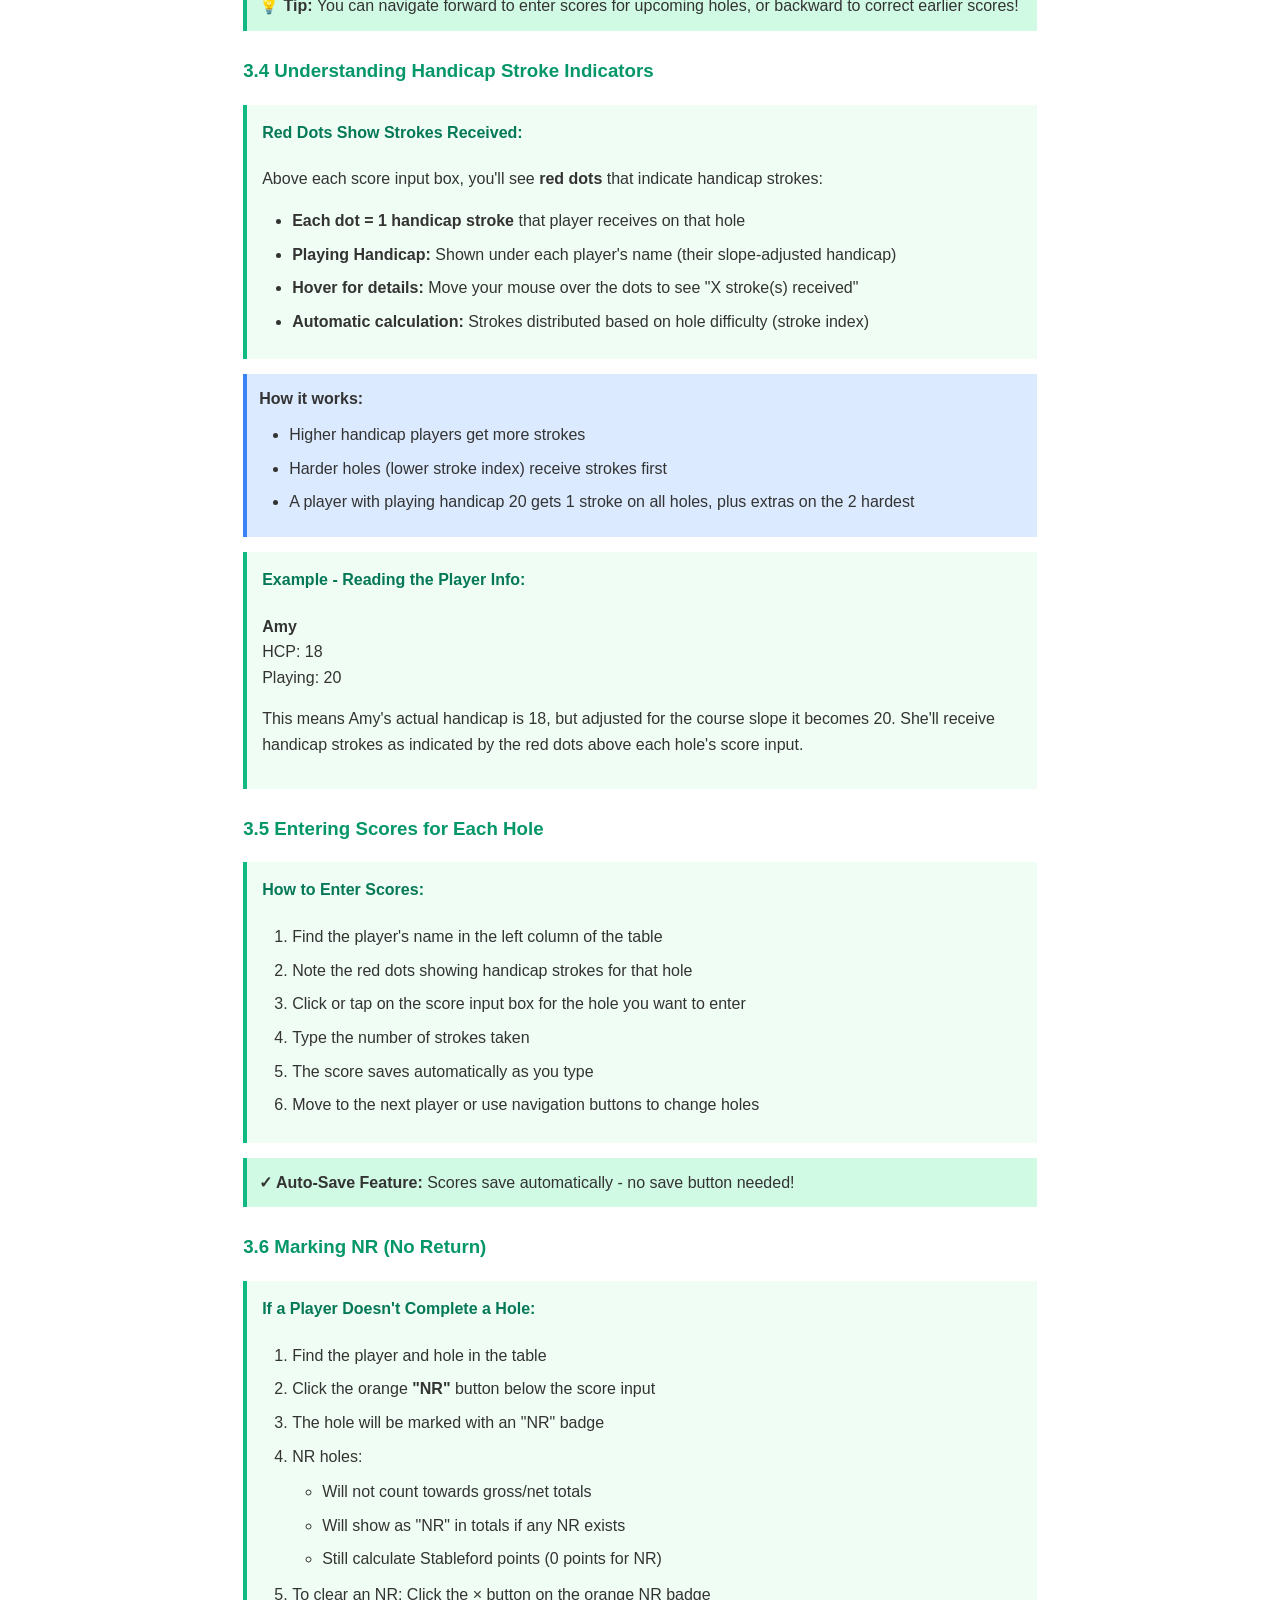
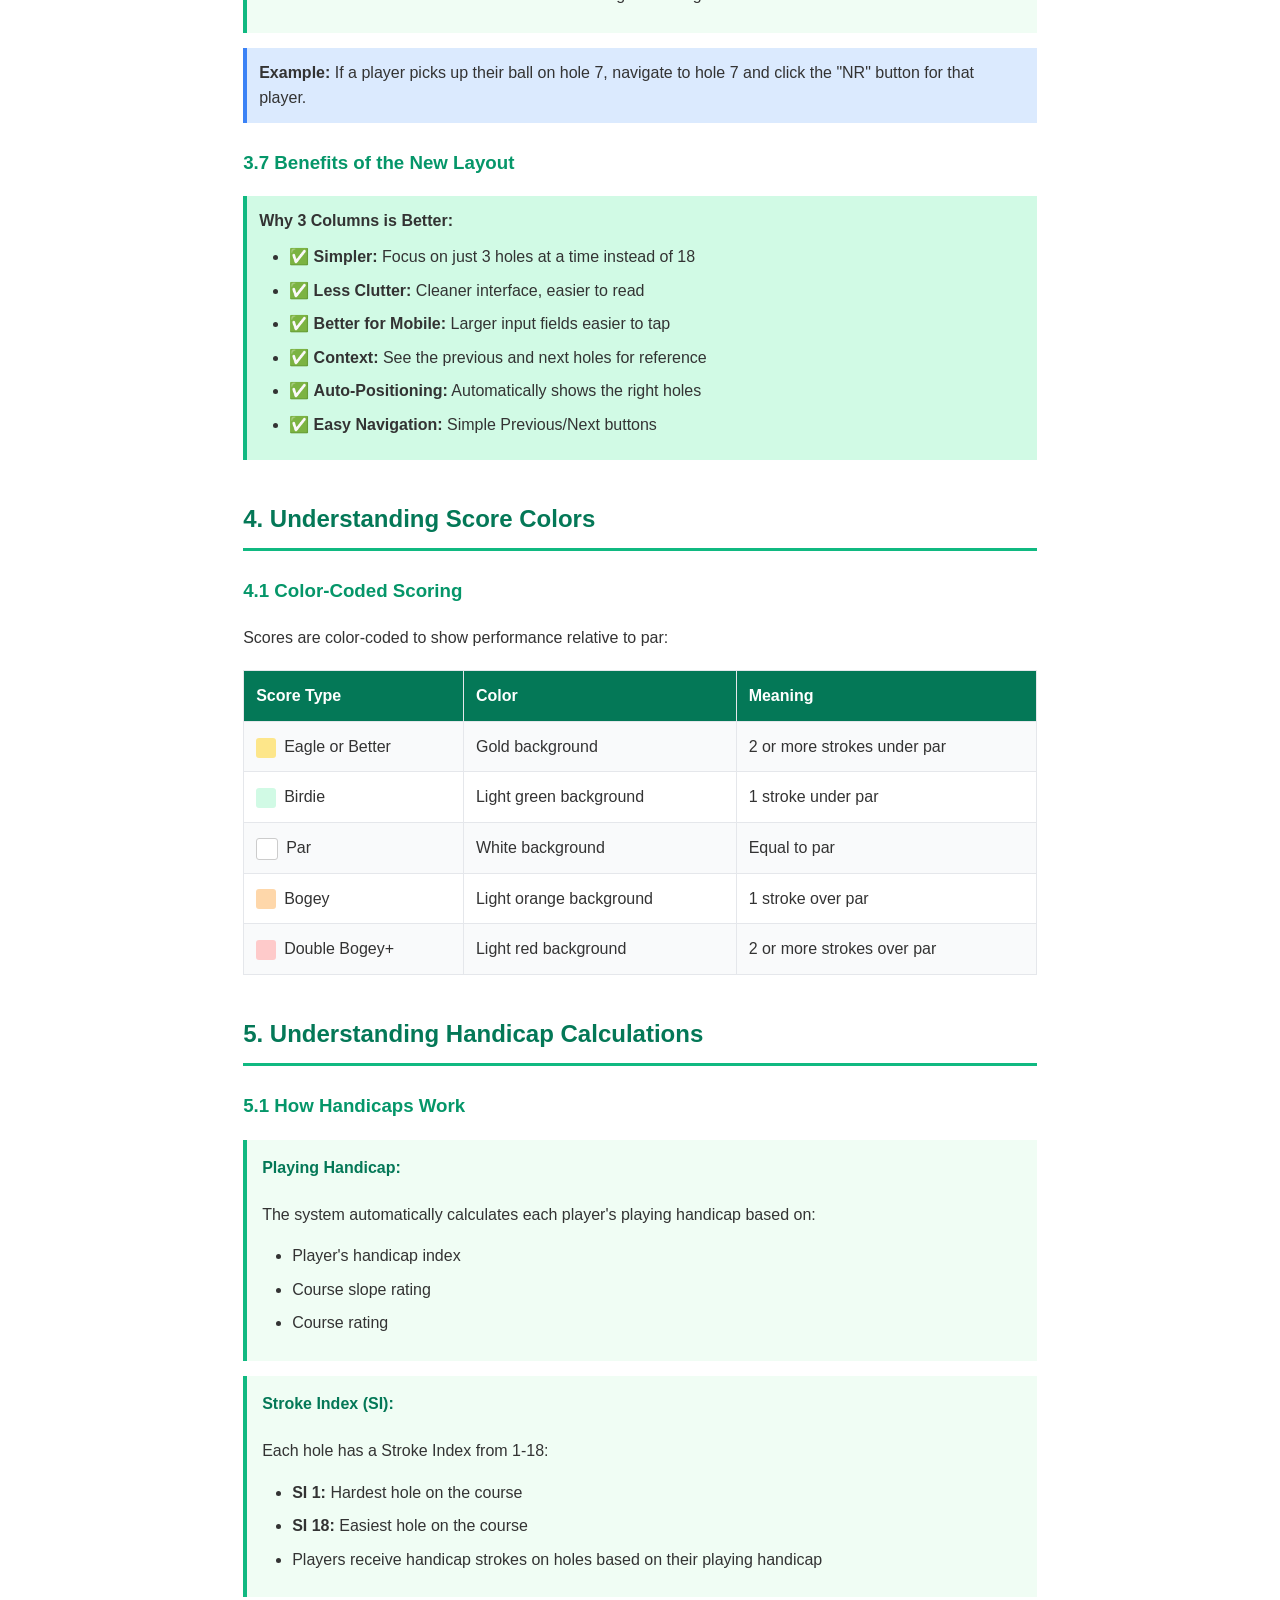
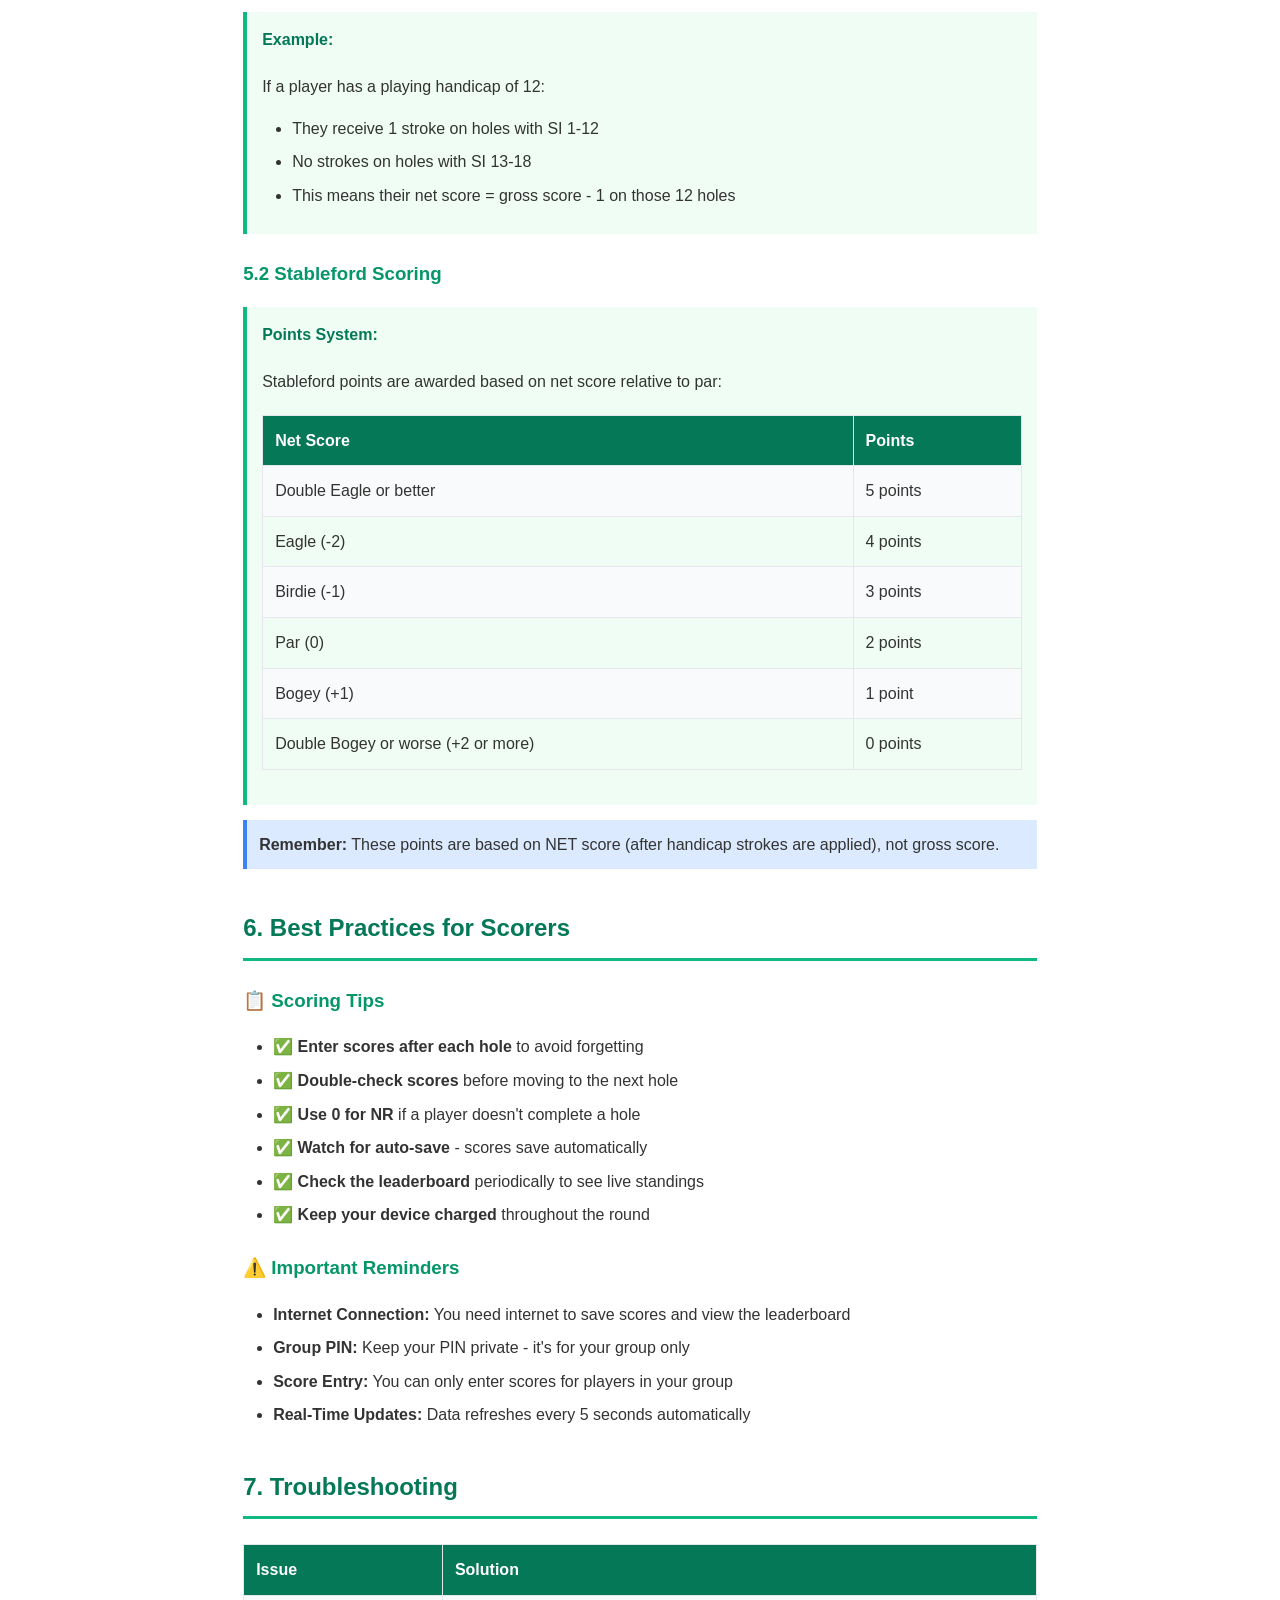
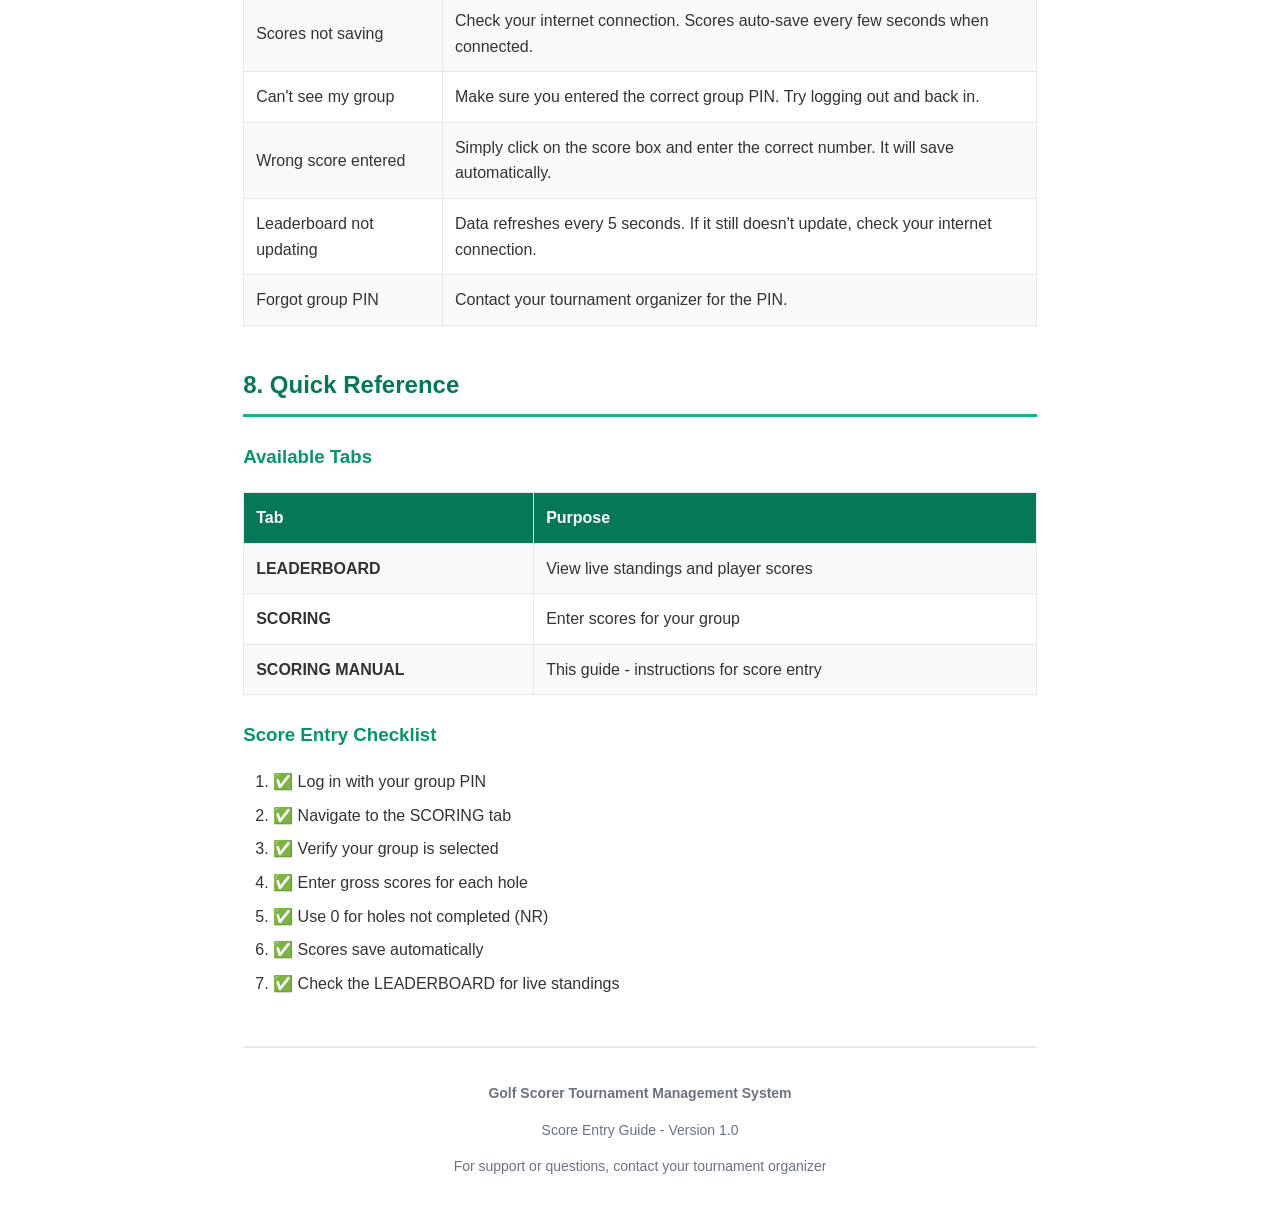
<file: scoring-manual.html>
<!DOCTYPE html>
<html lang="en">
<head>
    <meta charset="UTF-8">
    <meta name="viewport" content="width=device-width, initial-scale=1.0">
    <title>Golf Scorer - Score Entry Guide</title>
    <style>
        @page {
            margin: 2cm;
        }

        body {
            font-family: 'Segoe UI', Tahoma, Geneva, Verdana, sans-serif;
            line-height: 1.6;
            color: #333;
            max-width: 210mm;
            margin: 0 auto;
            padding: 20px;
        }

        .header {
            text-align: center;
            background: linear-gradient(135deg, #047857 0%, #10b981 100%);
            color: white;
            padding: 40px 20px;
            margin: -20px -20px 30px -20px;
            border-radius: 0 0 10px 10px;
        }

        .header h1 {
            margin: 0;
            font-size: 42px;
            font-weight: bold;
        }

        .header p {
            margin: 10px 0 0 0;
            font-size: 18px;
            opacity: 0.9;
        }

        .pin-box {
            background: #fef3c7;
            border: 2px solid #f59e0b;
            border-radius: 8px;
            padding: 20px;
            margin: 20px 0;
            text-align: center;
        }

        .pin-box h3 {
            color: #92400e;
            margin-top: 0;
        }

        .pin-code {
            font-size: 36px;
            font-weight: bold;
            color: #92400e;
            letter-spacing: 8px;
            margin: 10px 0;
        }

        h2 {
            color: #047857;
            border-bottom: 3px solid #10b981;
            padding-bottom: 10px;
            margin-top: 40px;
            page-break-after: avoid;
        }

        h3 {
            color: #059669;
            margin-top: 25px;
            page-break-after: avoid;
        }

        .section {
            margin: 25px 0;
            page-break-inside: avoid;
        }

        .step {
            background: #f0fdf4;
            border-left: 4px solid #10b981;
            padding: 15px;
            margin: 15px 0;
            page-break-inside: avoid;
        }

        .step h4 {
            color: #047857;
            margin-top: 0;
        }

        .note {
            background: #dbeafe;
            border-left: 4px solid #3b82f6;
            padding: 12px;
            margin: 15px 0;
            page-break-inside: avoid;
        }

        .warning {
            background: #fee2e2;
            border-left: 4px solid #ef4444;
            padding: 12px;
            margin: 15px 0;
            page-break-inside: avoid;
        }

        .success {
            background: #d1fae5;
            border-left: 4px solid #10b981;
            padding: 12px;
            margin: 15px 0;
            page-break-inside: avoid;
        }

        ul, ol {
            margin: 10px 0;
            padding-left: 30px;
        }

        li {
            margin: 8px 0;
        }

        code {
            background: #f3f4f6;
            padding: 2px 6px;
            border-radius: 3px;
            font-family: 'Courier New', monospace;
            color: #1f2937;
        }

        table {
            width: 100%;
            border-collapse: collapse;
            margin: 20px 0;
            page-break-inside: avoid;
        }

        th, td {
            border: 1px solid #e5e7eb;
            padding: 12px;
            text-align: left;
        }

        th {
            background: #047857;
            color: white;
            font-weight: bold;
        }

        tr:nth-child(even) {
            background: #f9fafb;
        }

        .footer {
            margin-top: 50px;
            padding-top: 20px;
            border-top: 2px solid #e5e7eb;
            text-align: center;
            color: #6b7280;
            font-size: 14px;
        }

        .color-demo {
            display: inline-block;
            width: 20px;
            height: 20px;
            border-radius: 3px;
            vertical-align: middle;
            margin-right: 8px;
        }
    </style>
</head>
<body>
    <div class="header">
        <h1>🏆 GOLF SCORER</h1>
        <p>Score Entry User Guide</p>
    </div>

    <div class="pin-box">
        <h3>🔐 Your Group PIN</h3>
        <p><strong>You will receive a unique 4-digit PIN from the tournament organizer</strong></p>
        <p>This PIN allows you to enter scores for your group only</p>
    </div>

    <h2>1. Getting Started</h2>

    <div class="section">
        <h3>1.1 Logging In</h3>
        <div class="step">
            <h4>Step 1: Open the Application</h4>
            <p>Navigate to the application URL in your web browser.</p>
        </div>

        <div class="step">
            <h4>Step 2: Enter Your Group PIN</h4>
            <p>When prompted, enter the 4-digit PIN provided by your tournament organizer.</p>
            <p>This PIN is unique to your group and allows you to enter scores.</p>
        </div>
    </div>

    <div class="note">
        <strong>Note:</strong> As a scorer, you can access the Leaderboard and Scoring tabs only.
    </div>

    <h2>2. Viewing the Leaderboard</h2>

    <div class="section">
        <h3>2.1 Understanding the Leaderboard</h3>
        <div class="step">
            <h4>What You'll See:</h4>
            <ul>
                <li><strong>Player Rankings:</strong> Current standings sorted by net score (lowest is best)</li>
                <li><strong>Handicap:</strong> Each player's handicap</li>
                <li><strong>Playing Handicap:</strong> Adjusted handicap based on course difficulty</li>
                <li><strong>Gross Total:</strong> Actual strokes taken</li>
                <li><strong>Net Total:</strong> Gross score minus handicap strokes</li>
                <li><strong>Stableford Points:</strong> Points earned (more is better)</li>
            </ul>
        </div>

        <div class="note">
            <strong>Winners:</strong><br>
            🏆 <strong>Medal Play Winner:</strong> Player with the lowest net score<br>
            🥇 <strong>Stableford Winner:</strong> Player with the most Stableford points
        </div>
    </div>

    <div class="section">
        <h3>2.2 Expanding Scorecards</h3>
        <div class="step">
            <h4>View Hole-by-Hole Scores:</h4>
            <ol>
                <li>Click on any player row in the leaderboard</li>
                <li>The row expands to show their complete scorecard</li>
                <li>See scores for all 18 holes with color coding</li>
                <li>View Front 9, Back 9, and total scores</li>
            </ol>
        </div>
    </div>

    <h2>3. Entering Scores - NEW 3-Column Interface</h2>

    <div class="section">
        <h3>3.1 Accessing Score Entry</h3>
        <div class="step">
            <h4>Steps:</h4>
            <ol>
                <li>Click on the <strong>SCORING</strong> tab</li>
                <li>Your group will be automatically selected</li>
                <li>You'll see all players in your group listed in a simple table</li>
            </ol>
        </div>
    </div>

    <div class="section">
        <h3>3.2 Understanding the NEW 3-Column Layout</h3>
        <div class="step">
            <h4>What's Changed:</h4>
            <p>The scoring interface now shows <strong>3 holes at a time</strong> instead of all 18, making it much simpler and easier to use:</p>
            <ul>
                <li><strong>Left Column (Blue):</strong> Previous hole</li>
                <li><strong>Middle Column (Green):</strong> Current hole being played</li>
                <li><strong>Right Column (Gray):</strong> Next hole</li>
            </ul>
        </div>

        <div class="step">
            <h4>What You'll See:</h4>
            <p>The layout is organized as a simple table:</p>
            <ul>
                <li><strong>Players in rows:</strong> Each player gets their own row on the left</li>
                <li><strong>3 holes as columns:</strong> Shows par, stroke index, and score input</li>
                <li><strong>Larger input fields:</strong> Easier to tap and enter scores on mobile</li>
                <li><strong>Color-coded columns:</strong> Blue (previous), Green (current), Gray (next)</li>
            </ul>
        </div>

        <div class="note">
            <strong>Auto-Positioning:</strong> When you select your group, the system automatically positions to the last completed hole, so you're always at the right place!
        </div>
    </div>

    <div class="section">
        <h3>3.3 Navigating Between Holes</h3>
        <div class="step">
            <h4>Using the Navigation Controls:</h4>
            <p>At the top of the scoring table, you'll see navigation controls:</p>
            <ul>
                <li><strong>← Previous Button:</strong> Move back one hole (shows one hole earlier)
                    <ul><li>Disabled at Hole 1</li></ul>
                </li>
                <li><strong>Viewing Hole Display:</strong> Shows which hole is currently centered (green column)</li>
                <li><strong>Next → Button:</strong> Move forward one hole (shows one hole later)
                    <ul><li>Disabled at Hole 18</li></ul>
                </li>
            </ul>
        </div>

        <div class="success">
            <strong>💡 Tip:</strong> You can navigate forward to enter scores for upcoming holes, or backward to correct earlier scores!
        </div>
    </div>

    <div class="section">
        <h3>3.4 Understanding Handicap Stroke Indicators</h3>
        <div class="step">
            <h4>Red Dots Show Strokes Received:</h4>
            <p>Above each score input box, you'll see <strong>red dots</strong> that indicate handicap strokes:</p>
            <ul>
                <li><strong>Each dot = 1 handicap stroke</strong> that player receives on that hole</li>
                <li><strong>Playing Handicap:</strong> Shown under each player's name (their slope-adjusted handicap)</li>
                <li><strong>Hover for details:</strong> Move your mouse over the dots to see "X stroke(s) received"</li>
                <li><strong>Automatic calculation:</strong> Strokes distributed based on hole difficulty (stroke index)</li>
            </ul>
        </div>

        <div class="note">
            <strong>How it works:</strong>
            <ul>
                <li>Higher handicap players get more strokes</li>
                <li>Harder holes (lower stroke index) receive strokes first</li>
                <li>A player with playing handicap 20 gets 1 stroke on all holes, plus extras on the 2 hardest</li>
            </ul>
        </div>

        <div class="step">
            <h4>Example - Reading the Player Info:</h4>
            <p><strong>Amy</strong><br>
            HCP: 18<br>
            Playing: 20</p>
            <p>This means Amy's actual handicap is 18, but adjusted for the course slope it becomes 20. She'll receive handicap strokes as indicated by the red dots above each hole's score input.</p>
        </div>
    </div>

    <div class="section">
        <h3>3.5 Entering Scores for Each Hole</h3>
        <div class="step">
            <h4>How to Enter Scores:</h4>
            <ol>
                <li>Find the player's name in the left column of the table</li>
                <li>Note the red dots showing handicap strokes for that hole</li>
                <li>Click or tap on the score input box for the hole you want to enter</li>
                <li>Type the number of strokes taken</li>
                <li>The score saves automatically as you type</li>
                <li>Move to the next player or use navigation buttons to change holes</li>
            </ol>
        </div>

        <div class="success">
            <strong>✓ Auto-Save Feature:</strong> Scores save automatically - no save button needed!
        </div>
    </div>

    <div class="section">
        <h3>3.6 Marking NR (No Return)</h3>
        <div class="step">
            <h4>If a Player Doesn't Complete a Hole:</h4>
            <ol>
                <li>Find the player and hole in the table</li>
                <li>Click the orange <strong>"NR"</strong> button below the score input</li>
                <li>The hole will be marked with an "NR" badge</li>
                <li>NR holes:
                    <ul>
                        <li>Will not count towards gross/net totals</li>
                        <li>Will show as "NR" in totals if any NR exists</li>
                        <li>Still calculate Stableford points (0 points for NR)</li>
                    </ul>
                </li>
                <li>To clear an NR: Click the × button on the orange NR badge</li>
            </ol>
        </div>

        <div class="note">
            <strong>Example:</strong> If a player picks up their ball on hole 7, navigate to hole 7 and click the "NR" button for that player.
        </div>
    </div>

    <div class="section">
        <h3>3.7 Benefits of the New Layout</h3>
        <div class="success">
            <strong>Why 3 Columns is Better:</strong>
            <ul>
                <li>✅ <strong>Simpler:</strong> Focus on just 3 holes at a time instead of 18</li>
                <li>✅ <strong>Less Clutter:</strong> Cleaner interface, easier to read</li>
                <li>✅ <strong>Better for Mobile:</strong> Larger input fields easier to tap</li>
                <li>✅ <strong>Context:</strong> See the previous and next holes for reference</li>
                <li>✅ <strong>Auto-Positioning:</strong> Automatically shows the right holes</li>
                <li>✅ <strong>Easy Navigation:</strong> Simple Previous/Next buttons</li>
            </ul>
        </div>
    </div>

    <h2>4. Understanding Score Colors</h2>

    <div class="section">
        <h3>4.1 Color-Coded Scoring</h3>
        <p>Scores are color-coded to show performance relative to par:</p>

        <table>
            <tr>
                <th>Score Type</th>
                <th>Color</th>
                <th>Meaning</th>
            </tr>
            <tr>
                <td><span class="color-demo" style="background: #fde68a;"></span>Eagle or Better</td>
                <td>Gold background</td>
                <td>2 or more strokes under par</td>
            </tr>
            <tr>
                <td><span class="color-demo" style="background: #d1fae5;"></span>Birdie</td>
                <td>Light green background</td>
                <td>1 stroke under par</td>
            </tr>
            <tr>
                <td><span class="color-demo" style="background: white; border: 1px solid #ccc;"></span>Par</td>
                <td>White background</td>
                <td>Equal to par</td>
            </tr>
            <tr>
                <td><span class="color-demo" style="background: #fed7aa;"></span>Bogey</td>
                <td>Light orange background</td>
                <td>1 stroke over par</td>
            </tr>
            <tr>
                <td><span class="color-demo" style="background: #fecaca;"></span>Double Bogey+</td>
                <td>Light red background</td>
                <td>2 or more strokes over par</td>
            </tr>
        </table>
    </div>

    <h2>5. Understanding Handicap Calculations</h2>

    <div class="section">
        <h3>5.1 How Handicaps Work</h3>
        <div class="step">
            <h4>Playing Handicap:</h4>
            <p>The system automatically calculates each player's playing handicap based on:</p>
            <ul>
                <li>Player's handicap index</li>
                <li>Course slope rating</li>
                <li>Course rating</li>
            </ul>
        </div>

        <div class="step">
            <h4>Stroke Index (SI):</h4>
            <p>Each hole has a Stroke Index from 1-18:</p>
            <ul>
                <li><strong>SI 1:</strong> Hardest hole on the course</li>
                <li><strong>SI 18:</strong> Easiest hole on the course</li>
                <li>Players receive handicap strokes on holes based on their playing handicap</li>
            </ul>
        </div>

        <div class="step">
            <h4>Example:</h4>
            <p>If a player has a playing handicap of 12:</p>
            <ul>
                <li>They receive 1 stroke on holes with SI 1-12</li>
                <li>No strokes on holes with SI 13-18</li>
                <li>This means their net score = gross score - 1 on those 12 holes</li>
            </ul>
        </div>
    </div>

    <div class="section">
        <h3>5.2 Stableford Scoring</h3>
        <div class="step">
            <h4>Points System:</h4>
            <p>Stableford points are awarded based on net score relative to par:</p>
            <table>
                <tr>
                    <th>Net Score</th>
                    <th>Points</th>
                </tr>
                <tr>
                    <td>Double Eagle or better</td>
                    <td>5 points</td>
                </tr>
                <tr>
                    <td>Eagle (-2)</td>
                    <td>4 points</td>
                </tr>
                <tr>
                    <td>Birdie (-1)</td>
                    <td>3 points</td>
                </tr>
                <tr>
                    <td>Par (0)</td>
                    <td>2 points</td>
                </tr>
                <tr>
                    <td>Bogey (+1)</td>
                    <td>1 point</td>
                </tr>
                <tr>
                    <td>Double Bogey or worse (+2 or more)</td>
                    <td>0 points</td>
                </tr>
            </table>
        </div>

        <div class="note">
            <strong>Remember:</strong> These points are based on NET score (after handicap strokes are applied), not gross score.
        </div>
    </div>

    <h2>6. Best Practices for Scorers</h2>

    <div class="section">
        <h3>📋 Scoring Tips</h3>
        <ul>
            <li>✅ <strong>Enter scores after each hole</strong> to avoid forgetting</li>
            <li>✅ <strong>Double-check scores</strong> before moving to the next hole</li>
            <li>✅ <strong>Use 0 for NR</strong> if a player doesn't complete a hole</li>
            <li>✅ <strong>Watch for auto-save</strong> - scores save automatically</li>
            <li>✅ <strong>Check the leaderboard</strong> periodically to see live standings</li>
            <li>✅ <strong>Keep your device charged</strong> throughout the round</li>
        </ul>
    </div>

    <div class="section">
        <h3>⚠️ Important Reminders</h3>
        <ul>
            <li><strong>Internet Connection:</strong> You need internet to save scores and view the leaderboard</li>
            <li><strong>Group PIN:</strong> Keep your PIN private - it's for your group only</li>
            <li><strong>Score Entry:</strong> You can only enter scores for players in your group</li>
            <li><strong>Real-Time Updates:</strong> Data refreshes every 5 seconds automatically</li>
        </ul>
    </div>

    <h2>7. Troubleshooting</h2>

    <div class="section">
        <table>
            <tr>
                <th>Issue</th>
                <th>Solution</th>
            </tr>
            <tr>
                <td>Scores not saving</td>
                <td>Check your internet connection. Scores auto-save every few seconds when connected.</td>
            </tr>
            <tr>
                <td>Can't see my group</td>
                <td>Make sure you entered the correct group PIN. Try logging out and back in.</td>
            </tr>
            <tr>
                <td>Wrong score entered</td>
                <td>Simply click on the score box and enter the correct number. It will save automatically.</td>
            </tr>
            <tr>
                <td>Leaderboard not updating</td>
                <td>Data refreshes every 5 seconds. If it still doesn't update, check your internet connection.</td>
            </tr>
            <tr>
                <td>Forgot group PIN</td>
                <td>Contact your tournament organizer for the PIN.</td>
            </tr>
        </table>
    </div>

    <h2>8. Quick Reference</h2>

    <div class="section">
        <h3>Available Tabs</h3>
        <table>
            <tr>
                <th>Tab</th>
                <th>Purpose</th>
            </tr>
            <tr>
                <td><strong>LEADERBOARD</strong></td>
                <td>View live standings and player scores</td>
            </tr>
            <tr>
                <td><strong>SCORING</strong></td>
                <td>Enter scores for your group</td>
            </tr>
            <tr>
                <td><strong>SCORING MANUAL</strong></td>
                <td>This guide - instructions for score entry</td>
            </tr>
        </table>
    </div>

    <div class="section">
        <h3>Score Entry Checklist</h3>
        <ol>
            <li>✅ Log in with your group PIN</li>
            <li>✅ Navigate to the SCORING tab</li>
            <li>✅ Verify your group is selected</li>
            <li>✅ Enter gross scores for each hole</li>
            <li>✅ Use 0 for holes not completed (NR)</li>
            <li>✅ Scores save automatically</li>
            <li>✅ Check the LEADERBOARD for live standings</li>
        </ol>
    </div>

    <div class="footer">
        <p><strong>Golf Scorer Tournament Management System</strong></p>
        <p>Score Entry Guide - Version 1.0</p>
        <p>For support or questions, contact your tournament organizer</p>
    </div>
</body>
</html>
</file>
